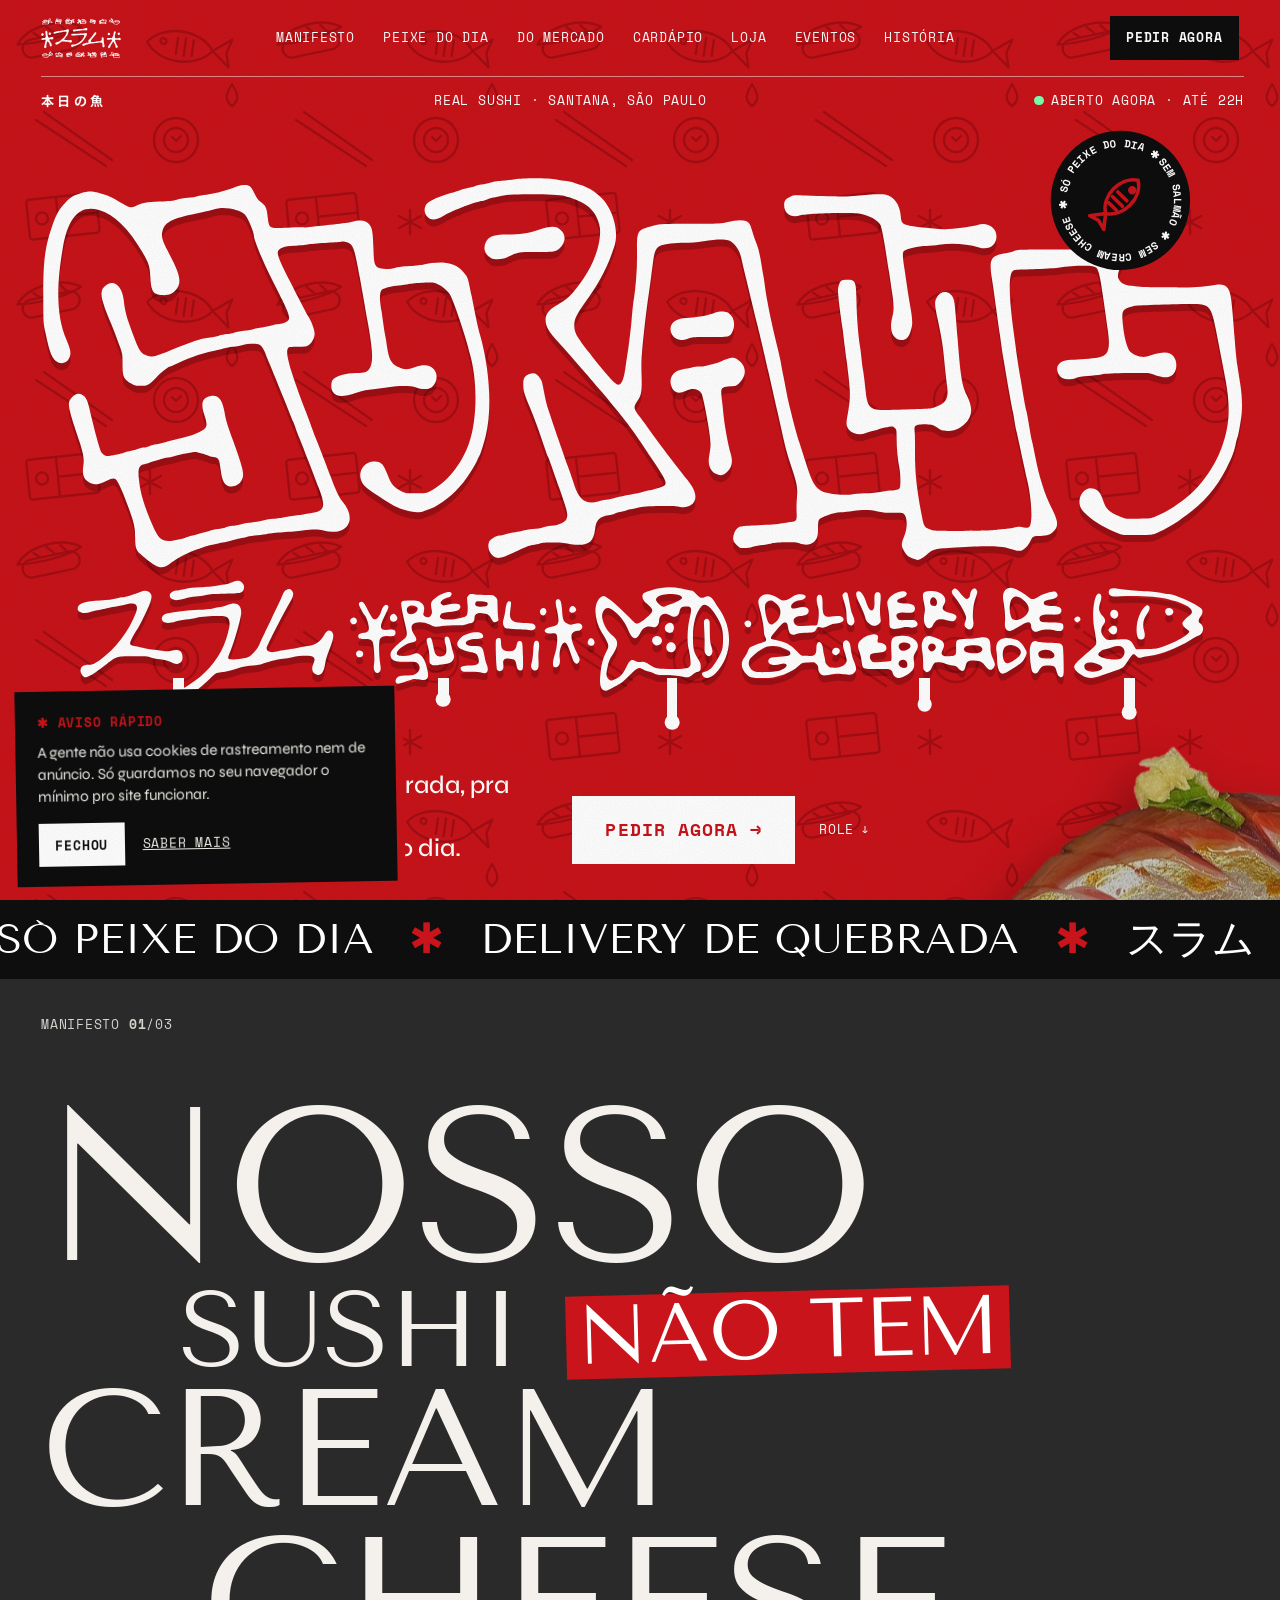
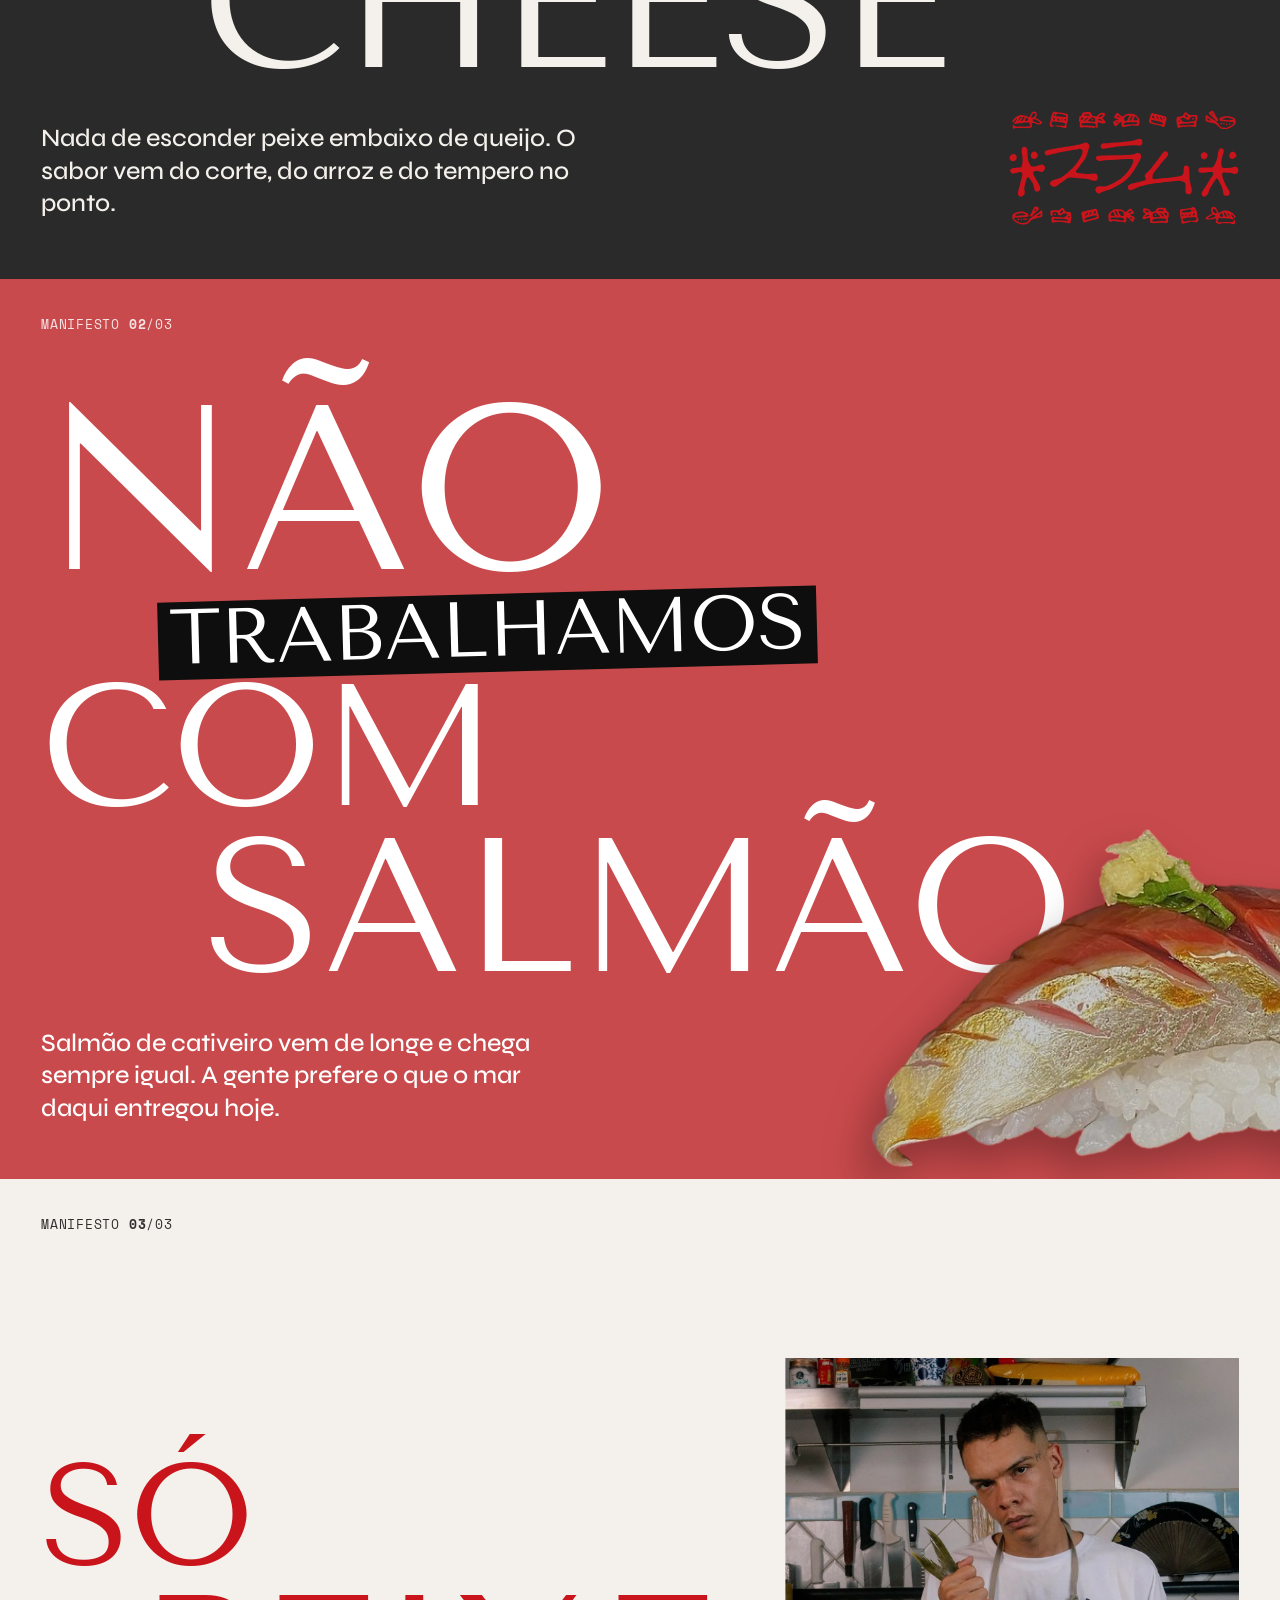
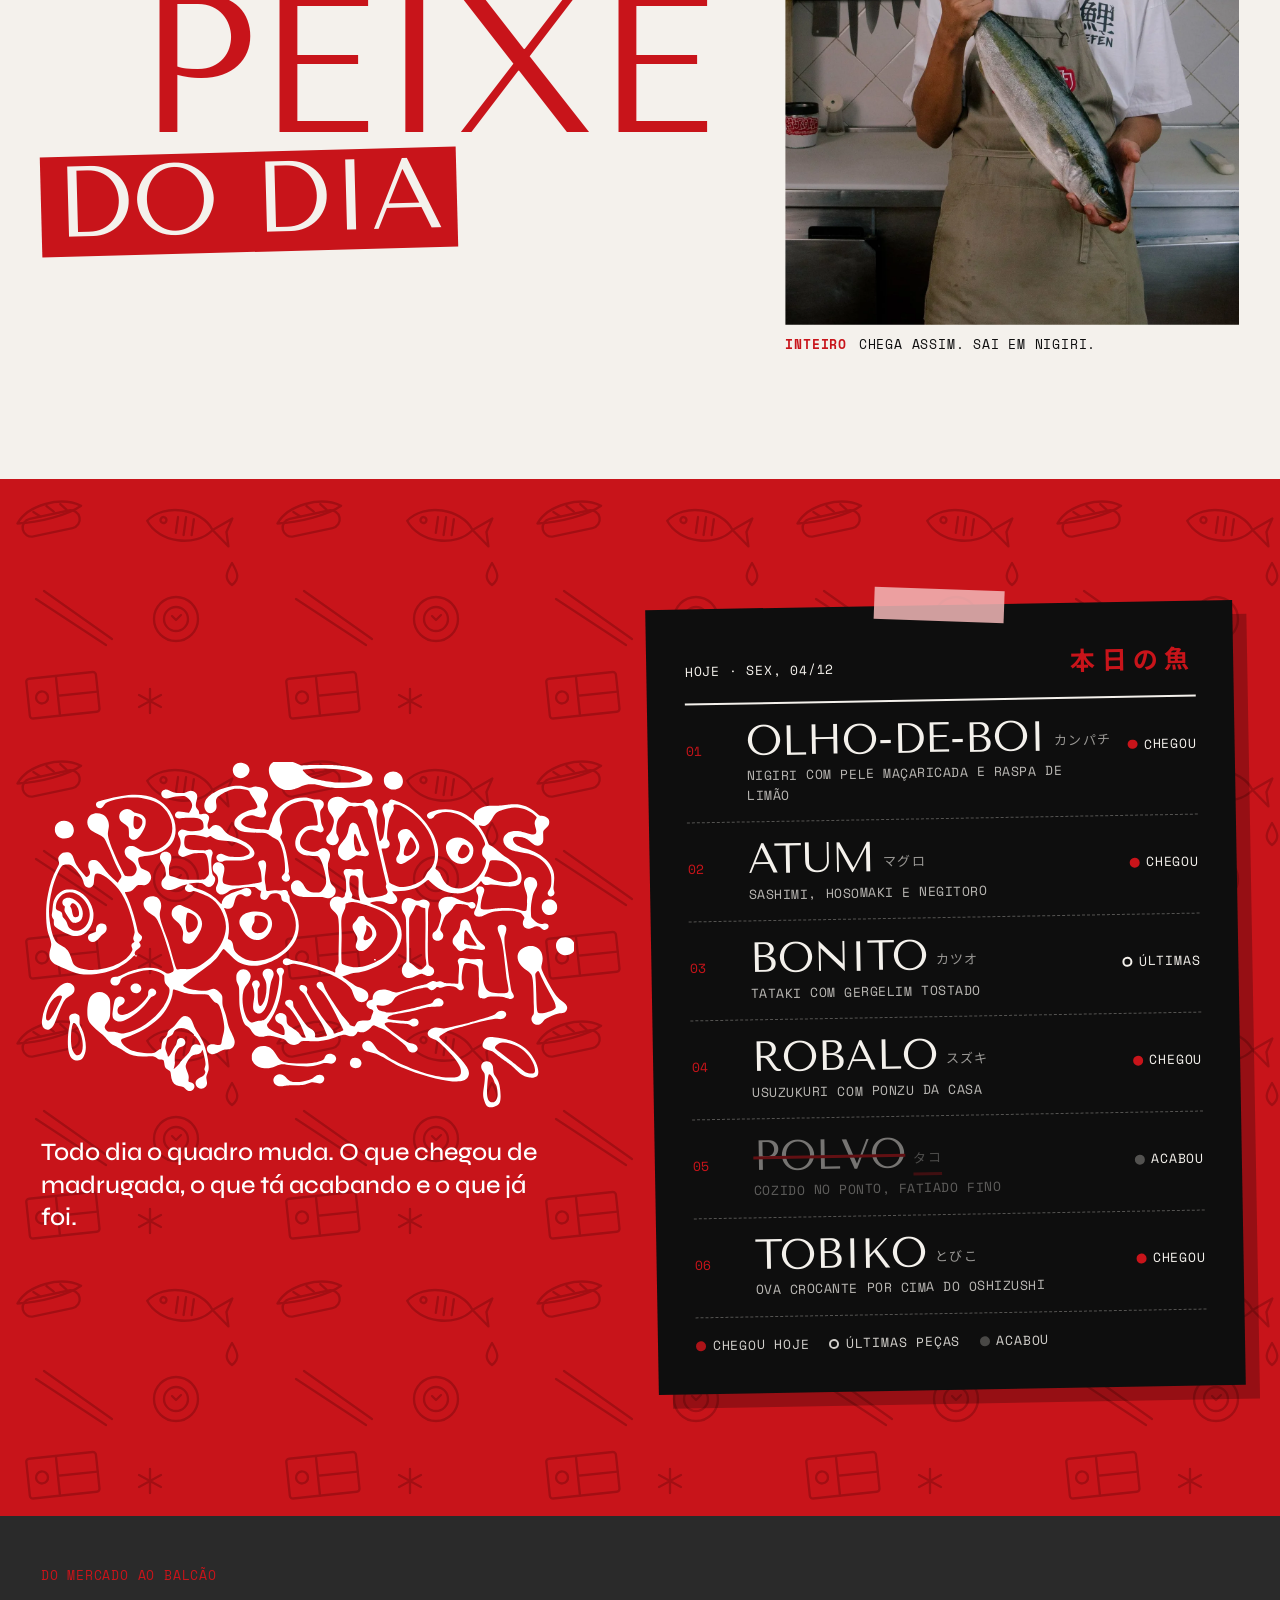
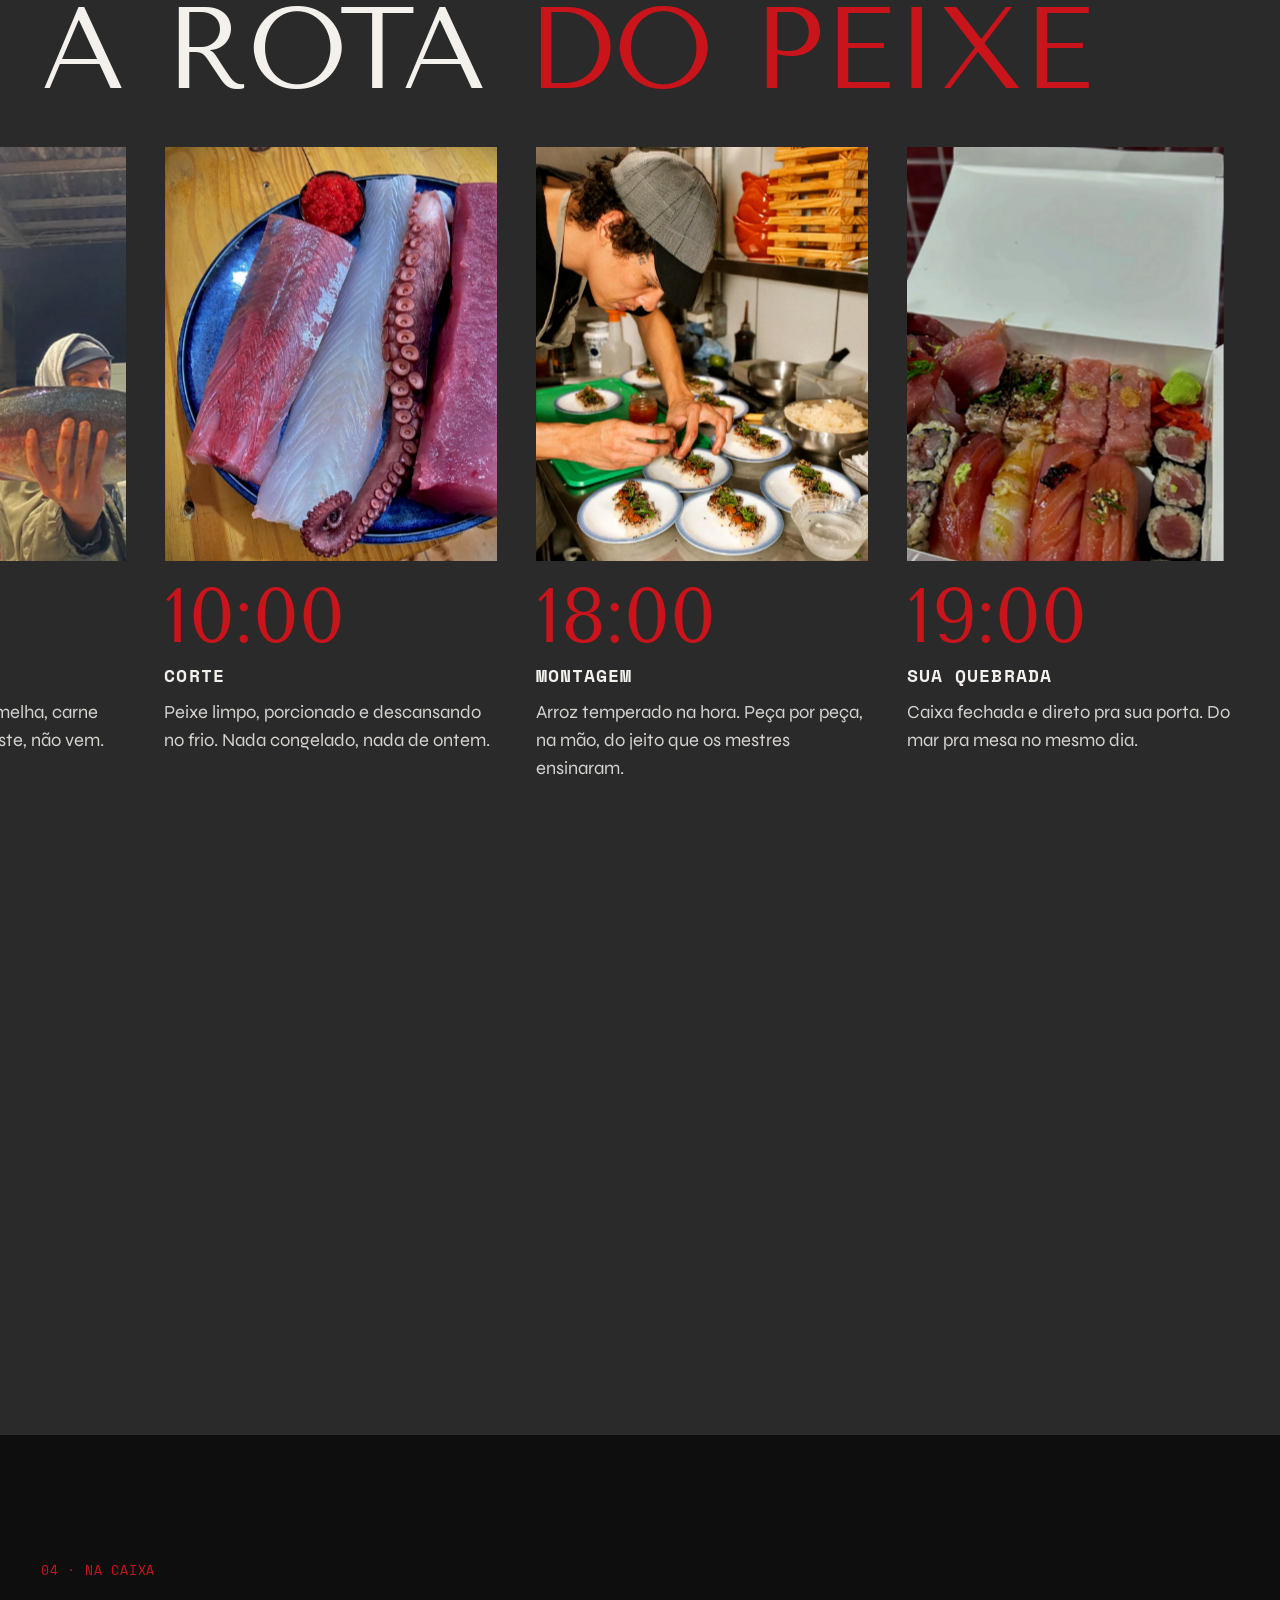
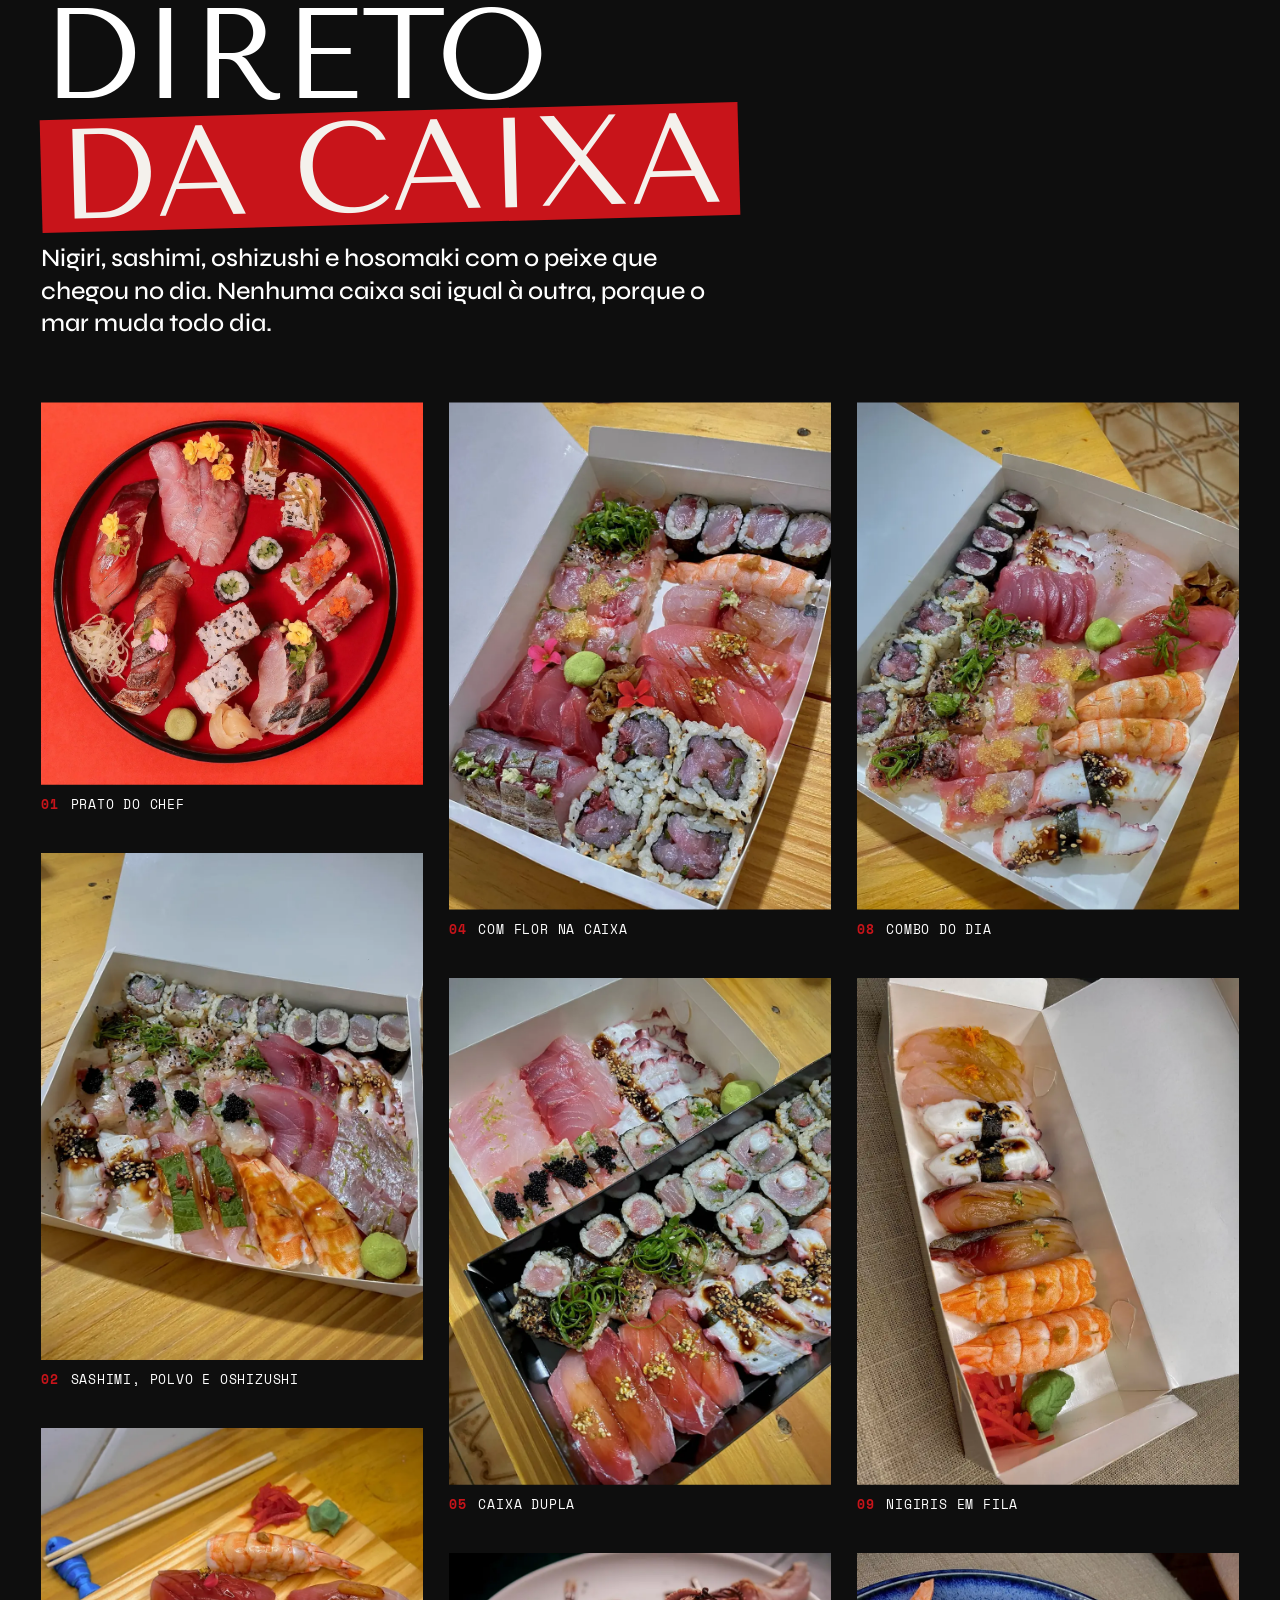
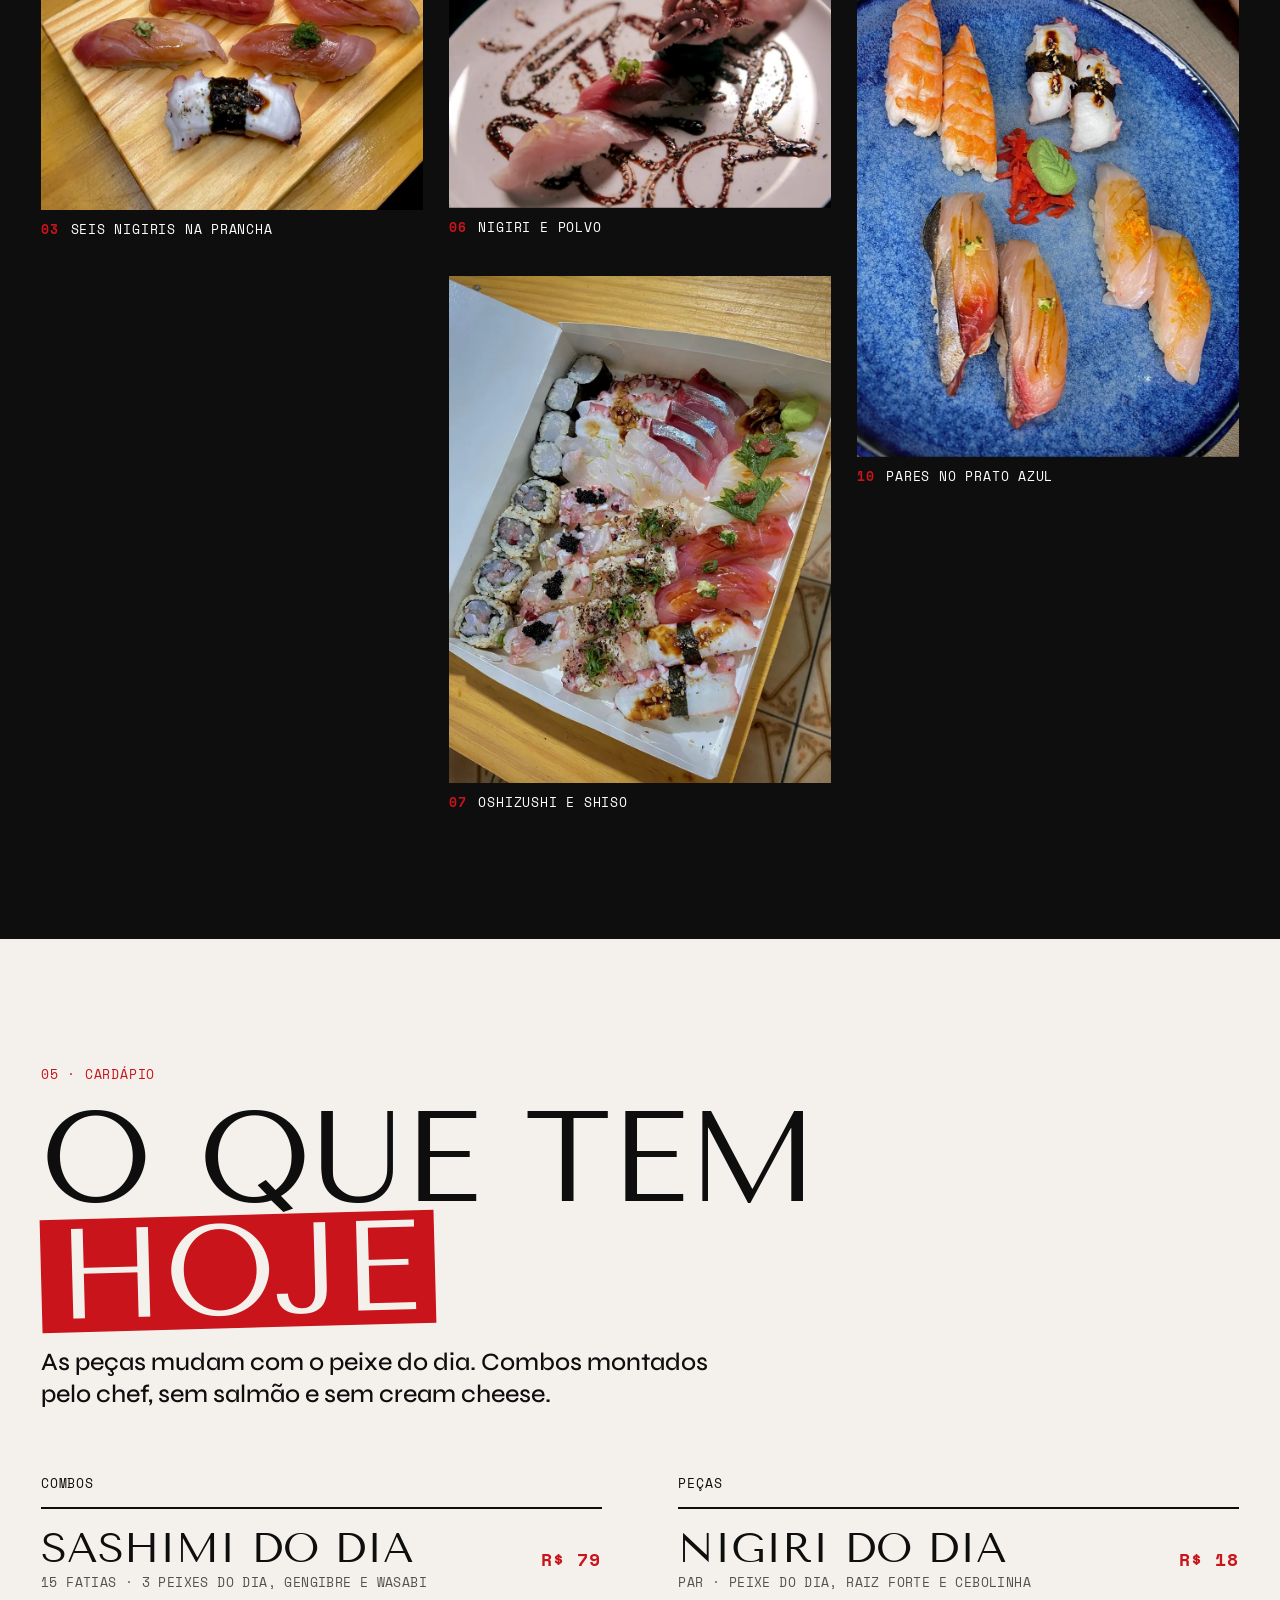
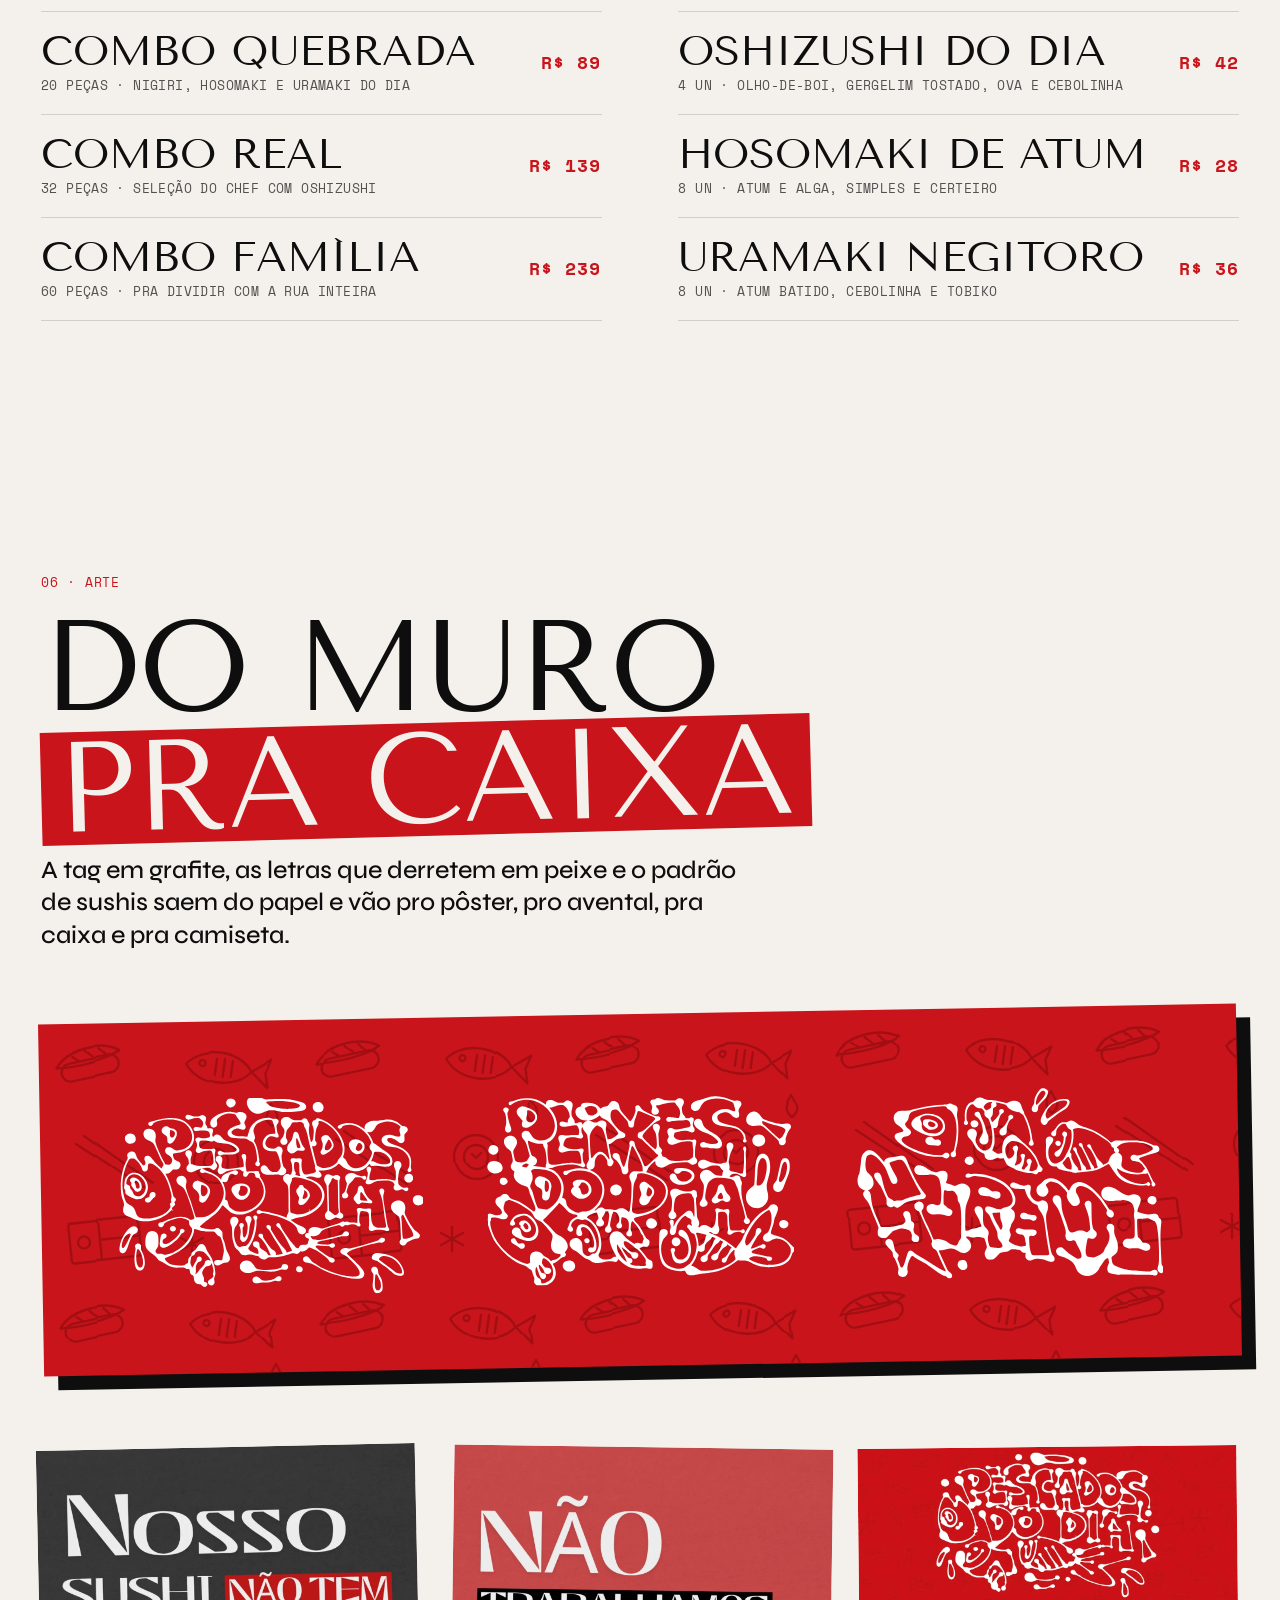
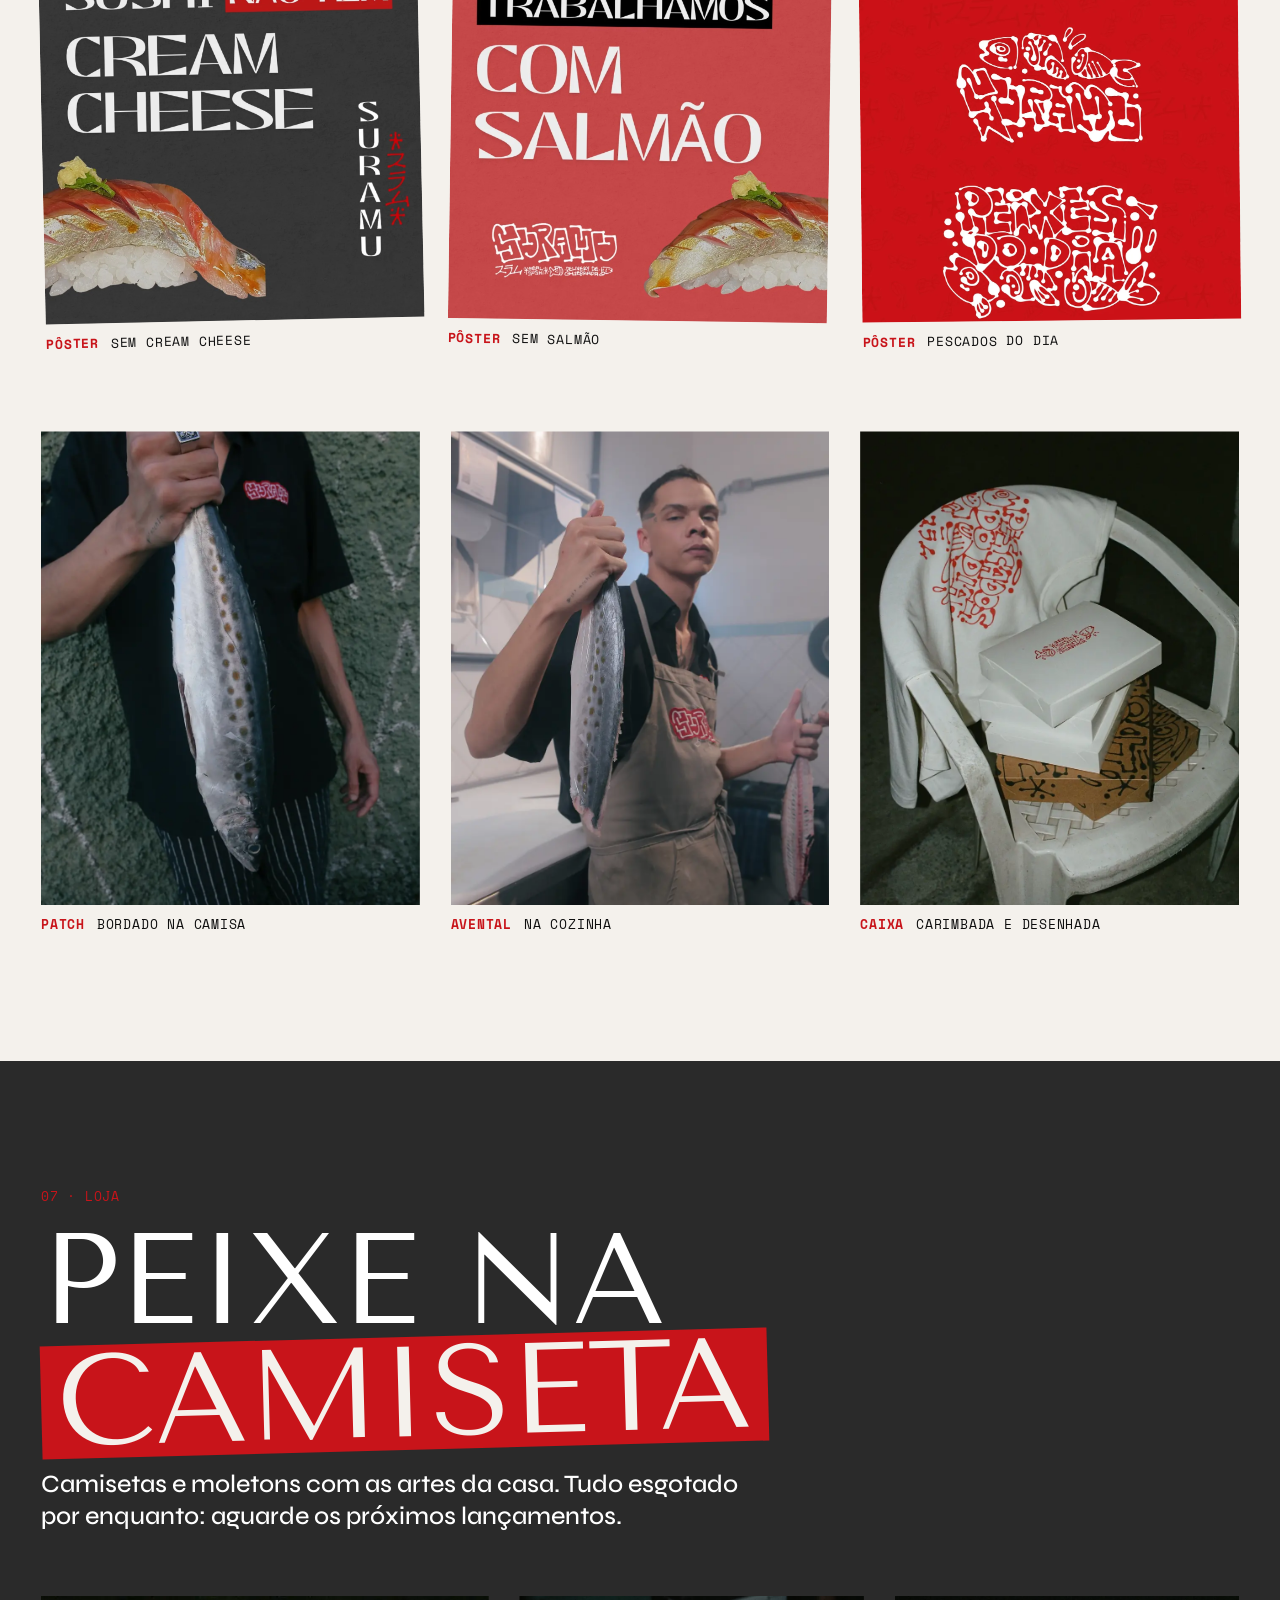
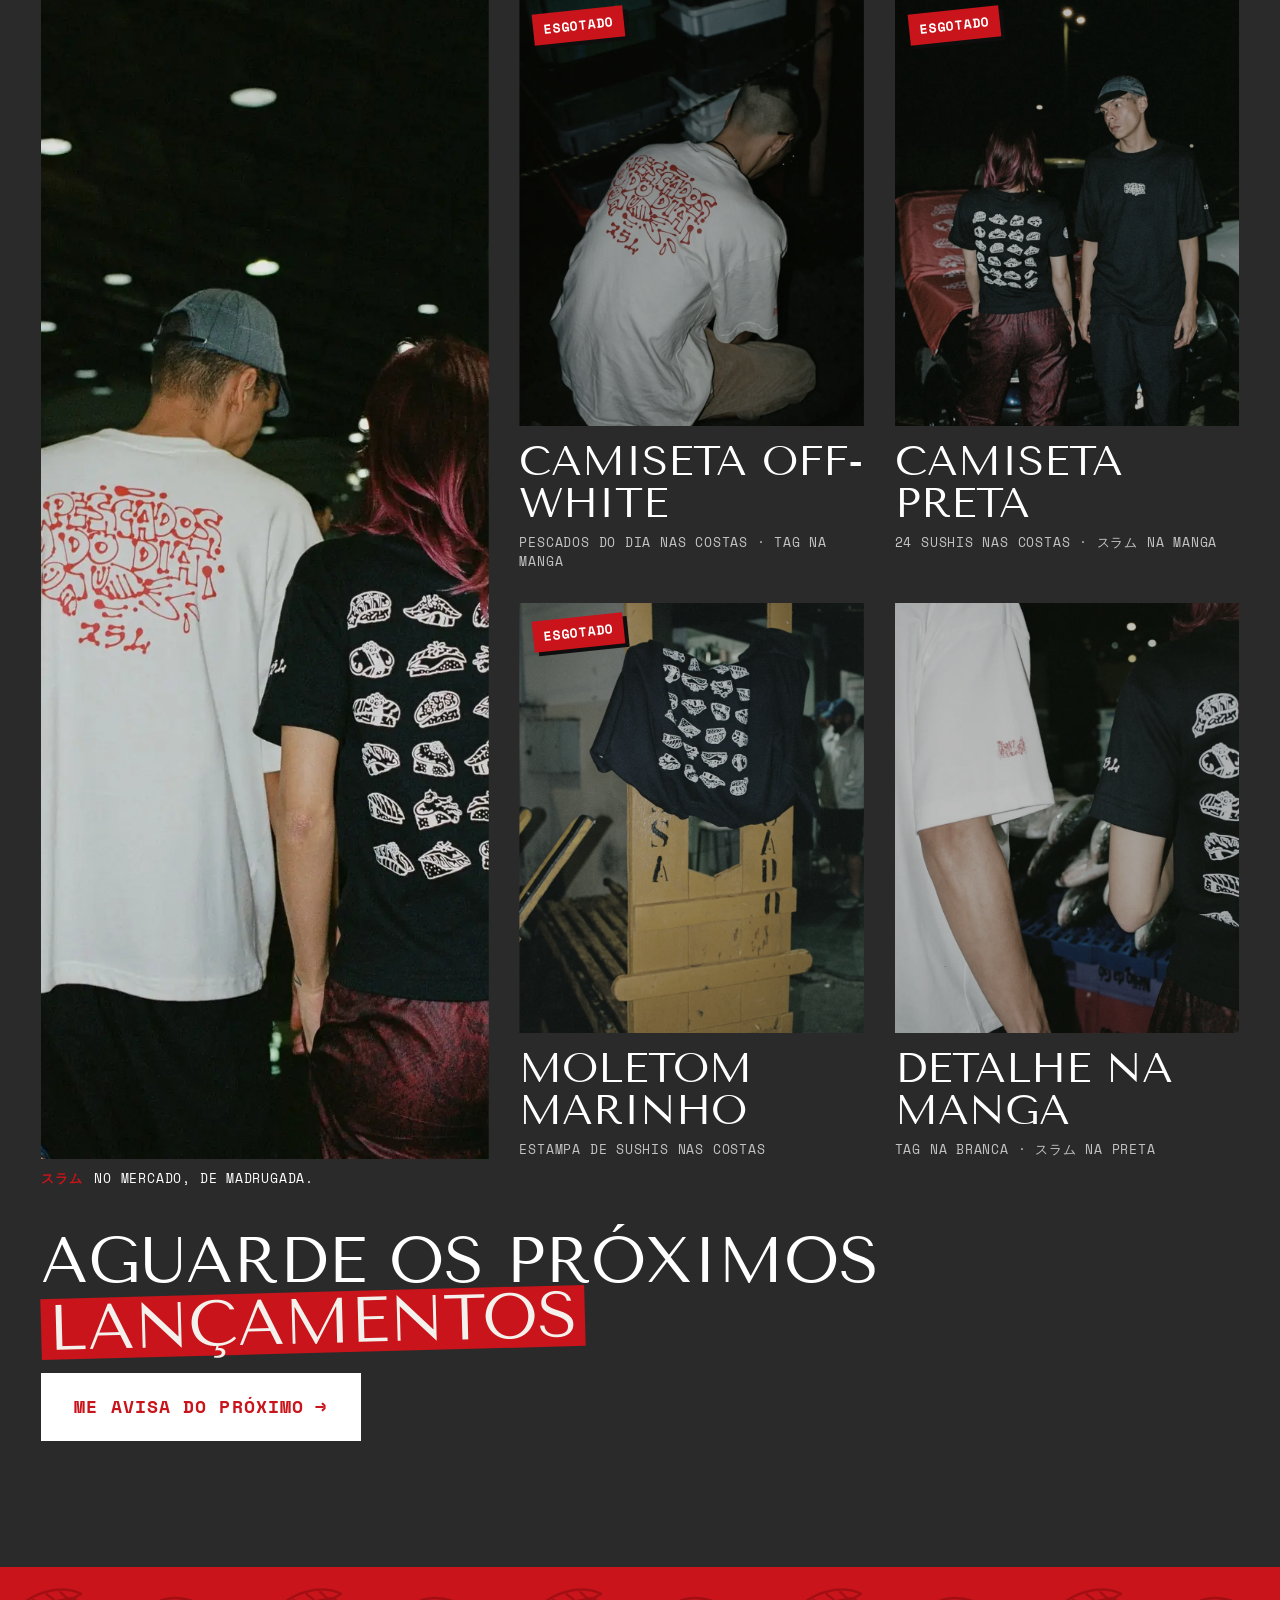
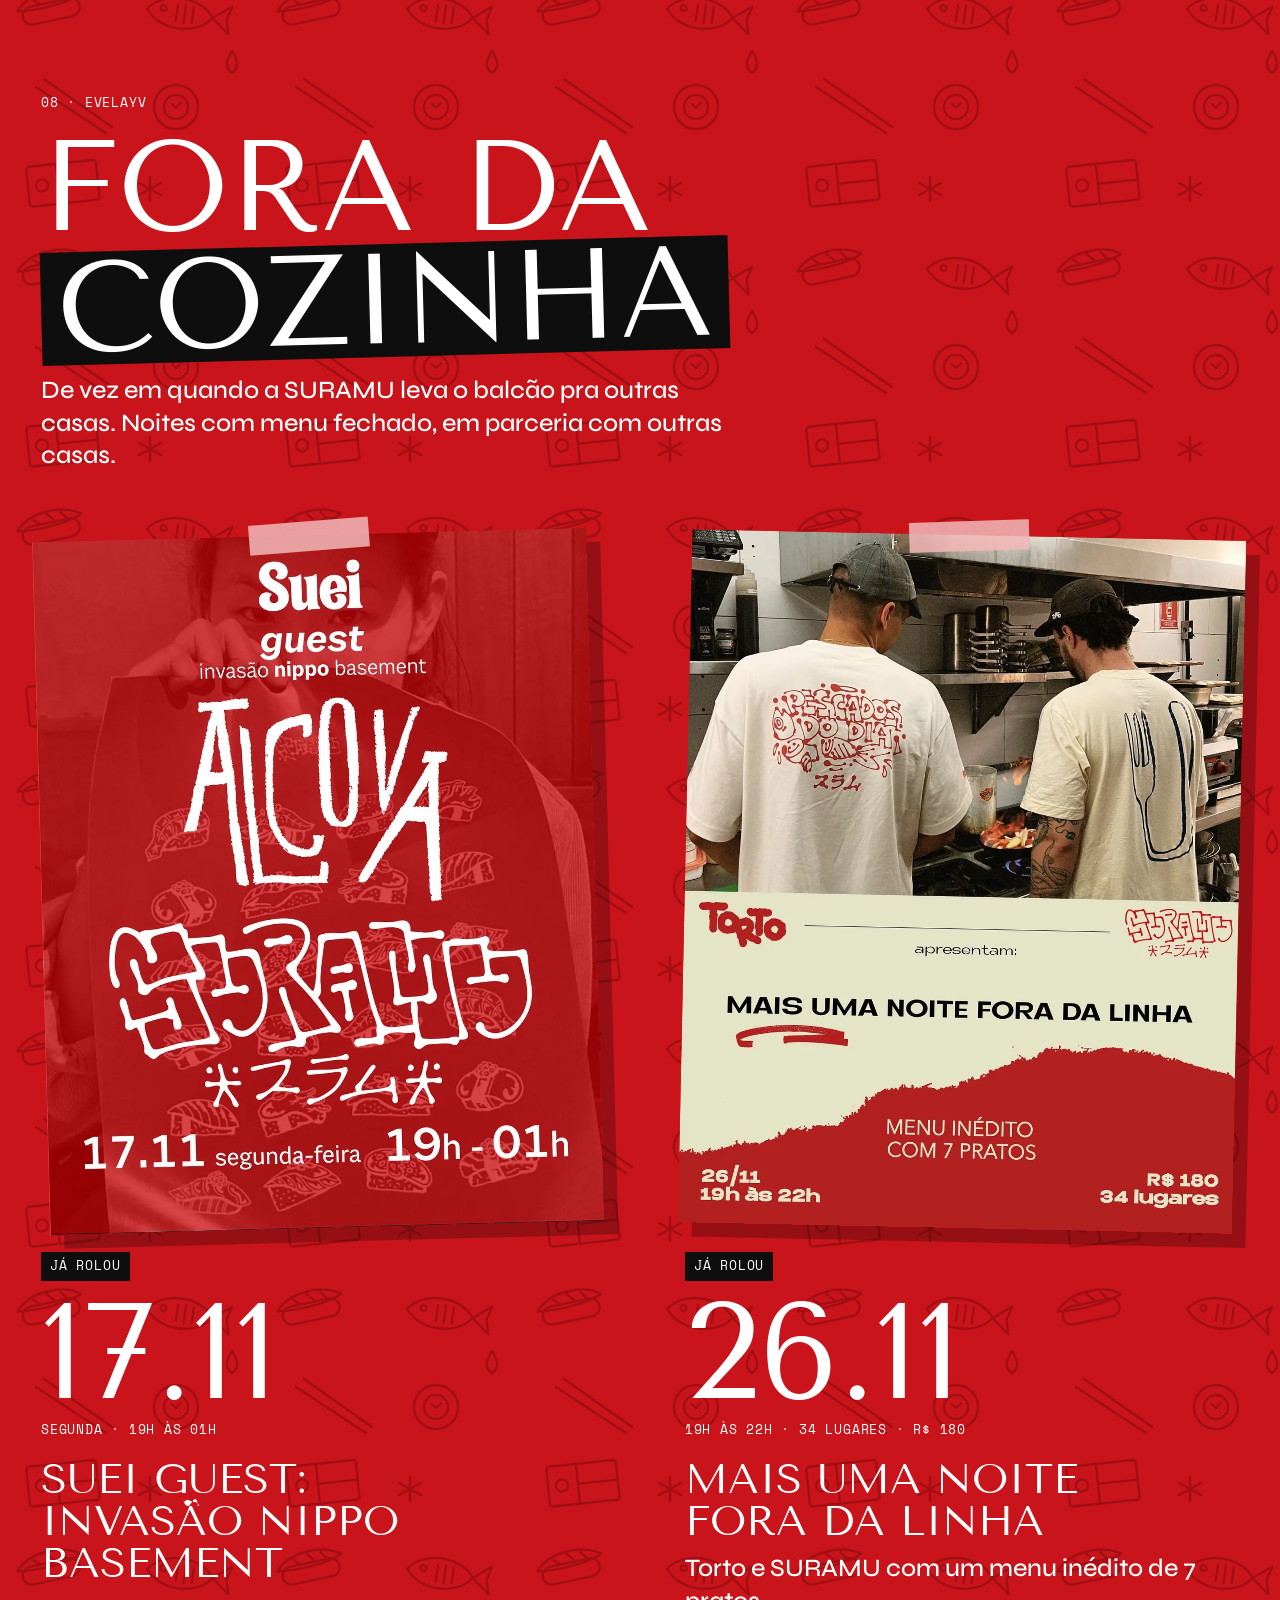
<file: index.html>
<!doctype html>
<html lang="pt-BR">
<head>
  <meta charset="utf-8">
  <meta name="viewport" content="width=device-width, initial-scale=1">
  <title>SURAMU スラム · Real Sushi · Delivery de Quebrada</title>
  <meta name="description" content="Sushi de verdade, feito na quebrada, pra quebrada. Sem salmão, sem cream cheese: só peixe do dia.">
  <meta name="theme-color" content="#C8141A">
  <link rel="canonical" href="https://suramusushi.vercel.app/">

  <!-- Capa de link (WhatsApp, Instagram, Facebook, X, LinkedIn...).
       Se o site for para um domínio próprio, troque https://suramusushi.vercel.app/ pelo domínio novo. -->
  <meta property="og:type" content="restaurant">
  <meta property="og:site_name" content="SURAMU スラム">
  <meta property="og:locale" content="pt_BR">
  <meta property="og:url" content="https://suramusushi.vercel.app/">
  <meta property="og:title" content="SURAMU スラム · Real Sushi · Delivery de Quebrada">
  <meta property="og:description" content="Sem salmão, sem cream cheese: só peixe do dia. Sushi de verdade, feito na quebrada, pra quebrada. Santana, São Paulo.">
  <meta property="og:image" content="https://suramusushi.vercel.app/assets/og/suramu-og-v2.jpg">
  <meta property="og:image:width" content="1200">
  <meta property="og:image:height" content="630">
  <meta property="og:image:alt" content="SURAMU: sushi de verdade, só peixe do dia. O chef segurando um olho-de-boi inteiro com o avental da SURAMU.">
  <meta name="twitter:card" content="summary_large_image">
  <meta name="twitter:title" content="SURAMU スラム · Real Sushi · Delivery de Quebrada">
  <meta name="twitter:description" content="Sem salmão, sem cream cheese: só peixe do dia. Santana, São Paulo.">
  <meta name="twitter:image" content="https://suramusushi.vercel.app/assets/og/suramu-og-v2.jpg">

  <link rel="icon" href="assets/og/favicon-32.png" sizes="32x32" type="image/png">
  <link rel="icon" href="assets/brand/suramu-kata.svg" type="image/svg+xml">
  <link rel="apple-touch-icon" href="assets/og/apple-touch-icon.png">
  <link rel="manifest" href="site.webmanifest">
  <script>
    document.documentElement.classList.add("js");
    try {
      if (!matchMedia("(prefers-reduced-motion: reduce)").matches && !sessionStorage.getItem("suramu-intro"))
        document.documentElement.classList.add("intro");
    } catch (e) {}
  </script>
  <link rel="preconnect" href="https://fonts.googleapis.com">
  <link rel="preconnect" href="https://fonts.gstatic.com" crossorigin>
  <!-- Tenor Sans é placeholder da fonte de título da marca: trocar em --font-display quando tivermos o arquivo licenciado -->
  <link href="https://fonts.googleapis.com/css2?family=Tenor+Sans&family=Syne:wght@400;500;700&family=Space+Mono:wght@400;700&family=Noto+Sans+JP:wght@500;700&display=swap" rel="stylesheet">
  <link rel="preload" href="assets/brand/suramu-tag.svg" as="image" type="image/svg+xml">
  <link rel="stylesheet" href="css/styles.css">
  <script type="application/ld+json">
  {
    "@context": "https://schema.org",
    "@type": "Restaurant",
    "name": "SURAMU スラム",
    "servesCuisine": "Japonesa",
    "telephone": "+55 11 99413-9997",
    "address": {
      "@type": "PostalAddress",
      "streetAddress": "R. Damiana da Cunha, 234",
      "addressLocality": "São Paulo",
      "addressRegion": "SP",
      "postalCode": "02450-010",
      "addressCountry": "BR"
    },
    "openingHoursSpecification": [{
      "@type": "OpeningHoursSpecification",
      "dayOfWeek": ["Tuesday", "Wednesday", "Thursday", "Friday", "Saturday"],
      "opens": "18:00",
      "closes": "22:00"
    }]
  }
  </script>
</head>
<body>

  <div class="loader" aria-hidden="true">
    <span class="kata loader__kata"></span>
    <p class="loader__tag mono">Real sushi · Delivery de quebrada</p>
    <span class="loader__count" id="loader-count">00</span>
  </div>

  <header class="nav" id="nav">
    <a class="nav__mark" href="#top" aria-label="SURAMU, voltar ao início"><span class="kata" aria-hidden="true"></span></a>
    <nav class="nav__links mono" aria-label="Principal">
      <a href="#manifesto">Manifesto</a>
      <a href="#peixe-do-dia">Peixe do dia</a>
      <a href="#rota">Do mercado</a>
      <a href="#cardapio">Cardápio</a>
      <a href="#loja">Loja</a>
      <a href="#eventos">Eventos</a>
      <a href="#historia">História</a>
    </nav>
    <a class="btn btn--black btn--sm" href="#pedir">Pedir agora</a>
  </header>

  <main>
    <!-- ============ HERO ============ -->
    <section class="hero" id="top">
      <div class="pattern" aria-hidden="true"></div>

      <div class="hero__meta mono">
        <span class="jp">本日の魚</span>
        <span class="hero__meta-mid" data-scramble>Real sushi · Santana, São Paulo</span>
        <span class="status" data-status><i class="status__dot"></i><span class="status__text">Ter a sáb · 18h às 22h</span></span>
      </div>

      <h1 class="hero__title">
        <span class="sr-only">SURAMU: Real Sushi, Delivery de Quebrada</span>
        <span class="tag hero__tag" aria-hidden="true"></span>
        <span class="drip" style="--x:11%; --h:3vw;   --d:1.55s" aria-hidden="true"></span>
        <span class="drip" style="--x:33%; --h:1.8vw; --d:1.75s" aria-hidden="true"></span>
        <span class="drip" style="--x:52%; --h:3.6vw; --d:1.65s" aria-hidden="true"></span>
        <span class="drip" style="--x:73%; --h:2.2vw; --d:1.85s" aria-hidden="true"></span>
        <span class="drip" style="--x:90%; --h:2.8vw; --d:1.7s"  aria-hidden="true"></span>
      </h1>

      <div class="sticker" aria-hidden="true">
        <svg viewBox="0 0 200 200">
          <defs><path id="sticker-circle" d="M100,100 m-76,0 a76,76 0 1,1 152,0 a76,76 0 1,1 -152,0"/></defs>
          <circle cx="100" cy="100" r="99" fill="#0E0E0E"/>
          <text class="sticker__text"><textPath href="#sticker-circle" textLength="474">SEM SALMÃO ✱ SEM CREAM CHEESE ✱ SÓ PEIXE DO DIA ✱</textPath></text>
          <g transform="translate(100 102)" fill="none" stroke="#C8141A" stroke-width="5" stroke-linecap="round" stroke-linejoin="round">
            <path d="M-38 0 C-24 -22 14 -22 28 0 C14 22 -24 22 -38 0Z"/>
            <path d="M28 0 L46 -14 L42 0 L46 14Z"/>
            <circle cx="-22" cy="-4" r="3.5" fill="#C8141A"/>
            <path d="M-6 -9 v18 M4 -10 v20 M14 -8 v16"/>
          </g>
        </svg>
      </div>

      <img class="hero__nigiri" data-parallax="0.16" src="assets/img/nigiri-cutout.png" width="700" height="491"
           alt="Nigiri de peixe do dia com a pele prateada maçaricada">

      <div class="hero__foot">
        <p class="hero__lede">Sushi de verdade, feito na quebrada, pra quebrada. Peixe comprado de madrugada, cortado no mesmo dia.</p>
        <div class="hero__actions">
          <a class="btn btn--white btn--big" href="#pedir">Pedir agora <span aria-hidden="true">→</span></a>
          <a class="hero__scroll mono" href="#manifesto">Role <span aria-hidden="true">↓</span></a>
        </div>
      </div>
    </section>

    <div class="ticker" aria-hidden="true">
      <div class="ticker__track">
        <span>Sem salmão <i>✱</i> Sem cream cheese <i>✱</i> Só peixe do dia <i>✱</i> Delivery de quebrada <i>✱</i> スラム <i>✱</i>&nbsp;</span>
        <span>Sem salmão <i>✱</i> Sem cream cheese <i>✱</i> Só peixe do dia <i>✱</i> Delivery de quebrada <i>✱</i> スラム <i>✱</i>&nbsp;</span>
      </div>
    </div>

    <!-- ============ MANIFESTO ============ -->
    <section class="mf mf--charcoal" id="manifesto" aria-labelledby="mf1">
      <p class="mf__index mono">Manifesto <b>01</b>/03</p>
      <h2 class="mf__type" id="mf1" data-fit>
        <span class="row" data-w="0.74"><span class="row__in">Nosso</span></span>
        <span class="row" data-w="0.88" data-x="0.12"><span class="row__in">Sushi <mark class="bar bar--red">não tem</mark></span></span>
        <span class="row" data-w="0.56"><span class="row__in">Cream</span></span>
        <span class="row" data-w="0.66" data-x="0.14"><span class="row__in">Cheese</span></span>
      </h2>
      <p class="mf__note reveal">Nada de esconder peixe embaixo de queijo. O sabor vem do corte, do arroz e do tempero no ponto.</p>
      <span class="kata kata--corner" aria-hidden="true"></span>
    </section>

    <section class="mf mf--coral" aria-labelledby="mf2">
      <p class="mf__index mono">Manifesto <b>02</b>/03</p>
      <h2 class="mf__type" id="mf2" data-fit>
        <span class="row" data-w="0.5"><span class="row__in">Não</span></span>
        <span class="row" data-w="0.78" data-x="0.1"><span class="row__in"><mark class="bar bar--black">trabalhamos</mark></span></span>
        <span class="row" data-w="0.4"><span class="row__in">com</span></span>
        <span class="row" data-w="0.76" data-x="0.14"><span class="row__in">salmão</span></span>
      </h2>
      <p class="mf__note reveal">Salmão de cativeiro vem de longe e chega sempre igual. A gente prefere o que o mar daqui entregou hoje.</p>
      <img class="mf__nigiri" data-parallax="-0.12" src="assets/img/nigiri-cutout.png" width="700" height="491" alt="" loading="lazy">
    </section>

    <section class="mf mf--paper" aria-labelledby="mf3">
      <p class="mf__index mono">Manifesto <b>03</b>/03</p>
      <div class="mf__grid">
        <div class="mf__col">
          <h2 class="mf__type mf__type--red" id="mf3" data-fit>
            <span class="row" data-w="0.32"><span class="row__in">Só</span></span>
            <span class="row" data-w="0.86" data-x="0.14"><span class="row__in">peixe</span></span>
            <span class="row" data-w="0.86"><span class="row__in"><mark class="bar bar--red">do dia</mark></span></span>
          </h2>
          <p class="mf__note mf__note--dark reveal">O cardápio é o que o mar entregou. Se o peixe não estiver bom, não entra na caixa.</p>
        </div>
        <figure class="photo mf__photo reveal">
          <img src="assets/img/chef-peixe-camiseta.webp" width="1280" height="1600" loading="lazy"
               alt="O chef na cozinha da SURAMU segurando um olho-de-boi inteiro">
          <figcaption class="mono"><span>Inteiro</span> Chega assim. Sai em nigiri.</figcaption>
        </figure>
      </div>
    </section>

    <!-- ============ PEIXES DO DIA ============ -->
    <section class="today" id="peixe-do-dia" aria-labelledby="today-title">
      <div class="pattern" aria-hidden="true"></div>
      <div class="today__grid">
        <div class="today__intro">
          <h2 class="sr-only" id="today-title">Peixes do dia</h2>
          <span class="art art--pescados reveal" aria-hidden="true"></span>
          <p class="today__text reveal">Todo dia o quadro muda. O que chegou de madrugada, o que tá acabando e o que já foi.</p>
        </div>

        <div class="board reveal">
          <span class="board__tape" aria-hidden="true"></span>
          <header class="board__head">
            <p class="mono" id="board-date">Hoje</p>
            <p class="board__jp jp">本日の魚</p>
          </header>
          <ol class="board__list" id="board-list"></ol>
          <noscript><p class="mono">Ative o JavaScript para ver o quadro do dia, ou chame no WhatsApp.</p></noscript>
          <footer class="board__foot mono">
            <span><i class="dot dot--in"></i>Chegou hoje</span>
            <span><i class="dot dot--last"></i>Últimas peças</span>
            <span><i class="dot dot--out"></i>Acabou</span>
          </footer>
        </div>
      </div>
    </section>

    <!-- ============ DO MERCADO AO BALCÃO ============ -->
    <section class="route" id="rota" aria-labelledby="route-title">
      <div class="route__sticky">
        <header class="route__head">
          <p class="mono route__kicker" data-scramble>Do mercado ao balcão</p>
          <h2 class="route__title" id="route-title">A rota <em>do peixe</em></h2>
          <div class="route__progress" aria-hidden="true"><span id="route-bar"></span></div>
        </header>
        <div class="route__track" id="route-track">
          <article class="stop">
            <figure class="photo"><img src="assets/img/mercado-noite.webp" width="1200" height="1600" loading="lazy" alt="O chef saindo do mercado de peixe de madrugada com um bonito na mão"></figure>
            <p class="stop__time" data-scramble>04:00</p>
            <h3 class="stop__name">Mercado</h3>
            <p class="stop__text">Antes do sol, no mercado de peixe. Conversa com o peixeiro, olho no olho.</p>
          </article>
          <article class="stop">
            <figure class="photo"><img src="assets/img/mercado-peixe.webp" width="1200" height="1600" loading="lazy" alt="O chef mostrando um olho-de-boi inteiro no mercado"></figure>
            <p class="stop__time" data-scramble>04:40</p>
            <h3 class="stop__name">Escolha</h3>
            <p class="stop__text">Olho brilhante, guelra vermelha, carne firme. Se não passar no teste, não vem.</p>
          </article>
          <article class="stop">
            <figure class="photo"><img src="assets/img/peixes-crus-prato.webp" width="1200" height="1600" loading="lazy" alt="Lombos de atum, olho-de-boi e robalo com um tentáculo de polvo num prato azul"></figure>
            <p class="stop__time" data-scramble>10:00</p>
            <h3 class="stop__name">Corte</h3>
            <p class="stop__text">Peixe limpo, porcionado e descansando no frio. Nada congelado, nada de ontem.</p>
          </article>
          <article class="stop">
            <figure class="photo"><img src="assets/img/chef-montando.webp" width="1200" height="1600" loading="lazy" alt="O chef finalizando pratos de oshizushi com ova e cebolinha"></figure>
            <p class="stop__time" data-scramble>18:00</p>
            <h3 class="stop__name">Montagem</h3>
            <p class="stop__text">Arroz temperado na hora. Peça por peça, na mão, do jeito que os mestres ensinaram.</p>
          </article>
          <article class="stop">
            <figure class="photo"><img src="assets/img/box-aberto.webp" width="1200" height="1600" loading="lazy" alt="Caixa aberta com nigiris, sashimi, hosomaki e uramaki"></figure>
            <p class="stop__time" data-scramble>19:00</p>
            <h3 class="stop__name">Sua quebrada</h3>
            <p class="stop__text">Caixa fechada e direto pra sua porta. Do mar pra mesa no mesmo dia.</p>
          </article>
        </div>
      </div>
    </section>

    <!-- ============ NA CAIXA (fotos dos pratos) ============ -->
    <section class="gallery" id="na-caixa" aria-labelledby="gallery-title">
      <header class="sec-head">
        <p class="mono sec-head__index" data-scramble>04 · Na caixa</p>
        <h2 class="sec-title" id="gallery-title">Direto <span class="sec-title__hl">da caixa</span></h2>
        <p class="sec-head__text">Nigiri, sashimi, oshizushi e hosomaki com o peixe que chegou no dia. Nenhuma caixa sai igual à outra, porque o mar muda todo dia.</p>
      </header>

      <div class="gallery__grid">
        <figure class="photo gallery__item gallery__item--lead"><img src="assets/img/caixa-prato-vermelho.webp" width="1200" height="1200" loading="lazy" alt="Prato vermelho visto de cima com nigiris, oshizushi e hosomaki, decorado com flores amarelas"><figcaption class="mono"><span>01</span> Prato do chef</figcaption></figure>
        <figure class="photo gallery__item"><img src="assets/img/caixa-sashimi-polvo.webp" width="900" height="1194" loading="lazy" alt="Caixa branca com sashimi, polvo, oshizushi com ova preta, camarão e hosomaki"><figcaption class="mono"><span>02</span> Sashimi, polvo e oshizushi</figcaption></figure>
        <figure class="photo gallery__item"><img src="assets/img/caixa-prancha.webp" width="900" height="900" loading="lazy" alt="Seis nigiris numa prancha de madeira: camarão, quatro peixes do dia e polvo"><figcaption class="mono"><span>03</span> Seis nigiris na prancha</figcaption></figure>
        <figure class="photo gallery__item"><img src="assets/img/caixa-flores.webp" width="900" height="1194" loading="lazy" alt="Caixa com oshizushi, sashimi de atum, nigiris e uramaki, com flores comestíveis"><figcaption class="mono"><span>04</span> Com flor na caixa</figcaption></figure>
        <figure class="photo gallery__item"><img src="assets/img/caixa-dupla.webp" width="900" height="1194" loading="lazy" alt="Duas caixas, uma branca e uma preta, com sashimi, polvo, hosomaki e nigiris"><figcaption class="mono"><span>05</span> Caixa dupla</figcaption></figure>
        <figure class="photo gallery__item"><img src="assets/img/caixa-prato-polvo.webp" width="900" height="600" loading="lazy" alt="Nigiris de peixe do dia e um gunkan com tentáculos de polvo num prato com molho e gergelim"><figcaption class="mono"><span>06</span> Nigiri e polvo</figcaption></figure>
        <figure class="photo gallery__item"><img src="assets/img/caixa-oshizushi.webp" width="900" height="1194" loading="lazy" alt="Caixa com oshizushi de ova preta, sashimi, nigiris de atum com shiso e polvo"><figcaption class="mono"><span>07</span> Oshizushi e shiso</figcaption></figure>
        <figure class="photo gallery__item"><img src="assets/img/caixa-combo.webp" width="900" height="1194" loading="lazy" alt="Caixa com hosomaki, uramaki, sashimi de atum, oshizushi com tobiko, camarão e polvo"><figcaption class="mono"><span>08</span> Combo do dia</figcaption></figure>
        <figure class="photo gallery__item"><img src="assets/img/caixa-nigiris.webp" width="900" height="1194" loading="lazy" alt="Caixa comprida com oito nigiris em fila: peixe maçaricado, polvo, peixe do dia e camarão"><figcaption class="mono"><span>09</span> Nigiris em fila</figcaption></figure>
        <figure class="photo gallery__item"><img src="assets/img/caixa-prato-azul.webp" width="900" height="1186" loading="lazy" alt="Prato azul com pares de nigiri de camarão, polvo e peixes do dia"><figcaption class="mono"><span>10</span> Pares no prato azul</figcaption></figure>
      </div>
    </section>

    <!-- ============ CARDÁPIO ============ -->
    <!-- Itens e preços são exemplos: substituir pelo cardápio real -->
    <section class="menu" id="cardapio" aria-labelledby="menu-title">
      <header class="sec-head">
        <p class="mono sec-head__index" data-scramble>05 · Cardápio</p>
        <h2 class="sec-title" id="menu-title">O que tem <span class="sec-title__hl">hoje</span></h2>
        <p class="sec-head__text">As peças mudam com o peixe do dia. Combos montados pelo chef, sem salmão e sem cream cheese.</p>
      </header>

      <div class="menu__cols">
        <div class="menu__group reveal">
          <h3 class="menu__group-title mono">Combos</h3>
          <ul class="menu__list">
            <li class="dish" data-img="assets/img/box-sashimi.webp">
              <img class="dish__thumb" src="assets/img/box-sashimi.webp" alt="" loading="lazy" width="120" height="160">
              <div class="dish__body"><span class="dish__name">Sashimi do dia</span><span class="dish__desc">15 fatias · 3 peixes do dia, gengibre e wasabi</span></div>
              <span class="dish__price mono">R$ 79</span>
            </li>
            <li class="dish" data-img="assets/img/box-angulo.webp">
              <img class="dish__thumb" src="assets/img/box-angulo.webp" alt="" loading="lazy" width="120" height="160">
              <div class="dish__body"><span class="dish__name">Combo Quebrada</span><span class="dish__desc">20 peças · nigiri, hosomaki e uramaki do dia</span></div>
              <span class="dish__price mono">R$ 89</span>
            </li>
            <li class="dish" data-img="assets/img/box-close.webp">
              <img class="dish__thumb" src="assets/img/box-close.webp" alt="" loading="lazy" width="120" height="160">
              <div class="dish__body"><span class="dish__name">Combo Real</span><span class="dish__desc">32 peças · seleção do chef com oshizushi</span></div>
              <span class="dish__price mono">R$ 139</span>
            </li>
            <li class="dish" data-img="assets/img/box-duplo.webp">
              <img class="dish__thumb" src="assets/img/box-duplo.webp" alt="" loading="lazy" width="120" height="160">
              <div class="dish__body"><span class="dish__name">Combo Família</span><span class="dish__desc">60 peças · pra dividir com a rua inteira</span></div>
              <span class="dish__price mono">R$ 239</span>
            </li>
          </ul>
        </div>

        <div class="menu__group reveal">
          <h3 class="menu__group-title mono">Peças</h3>
          <ul class="menu__list">
            <li class="dish" data-img="assets/img/nigiri-mao.webp">
              <img class="dish__thumb" src="assets/img/nigiri-mao.webp" alt="" loading="lazy" width="120" height="160">
              <div class="dish__body"><span class="dish__name">Nigiri do dia</span><span class="dish__desc">par · peixe do dia, raiz forte e cebolinha</span></div>
              <span class="dish__price mono">R$ 18</span>
            </li>
            <li class="dish" data-img="assets/img/oshizushi-close.webp">
              <img class="dish__thumb" src="assets/img/oshizushi-close.webp" alt="" loading="lazy" width="120" height="160">
              <div class="dish__body"><span class="dish__name">Oshizushi do dia</span><span class="dish__desc">4 un · olho-de-boi, gergelim tostado, ova e cebolinha</span></div>
              <span class="dish__price mono">R$ 42</span>
            </li>
            <li class="dish" data-img="assets/img/box-aberto.webp">
              <img class="dish__thumb" src="assets/img/box-aberto.webp" alt="" loading="lazy" width="120" height="160">
              <div class="dish__body"><span class="dish__name">Hosomaki de atum</span><span class="dish__desc">8 un · atum e alga, simples e certeiro</span></div>
              <span class="dish__price mono">R$ 28</span>
            </li>
            <li class="dish" data-img="assets/img/box-angulo.webp">
              <img class="dish__thumb" src="assets/img/box-angulo.webp" alt="" loading="lazy" width="120" height="160">
              <div class="dish__body"><span class="dish__name">Uramaki negitoro</span><span class="dish__desc">8 un · atum batido, cebolinha e tobiko</span></div>
              <span class="dish__price mono">R$ 36</span>
            </li>
          </ul>
        </div>
      </div>
      <img class="menu__preview" id="menu-preview" alt="" aria-hidden="true">
    </section>

    <!-- ============ ARTE ============ -->
    <section class="artwork" id="arte" aria-labelledby="art-title">
      <header class="sec-head">
        <p class="mono sec-head__index" data-scramble>06 · Arte</p>
        <h2 class="sec-title" id="art-title">Do muro <span class="sec-title__hl">pra caixa</span></h2>
        <p class="sec-head__text">A tag em grafite, as letras que derretem em peixe e o padrão de sushis saem do papel e vão pro pôster, pro avental, pra caixa e pra camiseta.</p>
      </header>

      <div class="artwork__sheet reveal" aria-hidden="true">
        <div class="pattern"></div>
        <span class="art art--pescados artwork__mark"></span>
        <span class="art art--peixes artwork__mark"></span>
        <span class="art art--hiramasa artwork__mark"></span>
      </div>

      <div class="artwork__posters">
        <figure class="photo artwork__poster"><img src="assets/img/poster-cream-cheese.webp" width="1280" height="1600" loading="lazy" alt="Pôster: Nosso sushi não tem cream cheese"><figcaption class="mono"><span>Pôster</span> Sem cream cheese</figcaption></figure>
        <figure class="photo artwork__poster"><img src="assets/img/poster-salmao.webp" width="1280" height="1600" loading="lazy" alt="Pôster: Não trabalhamos com salmão"><figcaption class="mono"><span>Pôster</span> Sem salmão</figcaption></figure>
        <figure class="photo artwork__poster"><img src="assets/img/poster-pescados-do-dia.webp" width="1206" height="1600" loading="lazy" alt="Pôster vermelho com as letras Pescados do dia e Peixes do dia derretendo em peixes"><figcaption class="mono"><span>Pôster</span> Pescados do dia</figcaption></figure>
      </div>

      <div class="artwork__uses">
        <figure class="photo"><img src="assets/img/arte-patch.webp" width="900" height="1124" loading="lazy" alt="Mão segurando um peixe inteiro na frente da camisa preta com o patch vermelho da SURAMU"><figcaption class="mono"><span>Patch</span> Bordado na camisa</figcaption></figure>
        <figure class="photo"><img src="assets/img/arte-avental.webp" width="900" height="1125" loading="lazy" alt="O chef na cozinha segurando um filé de peixe, com o patch da SURAMU no avental"><figcaption class="mono"><span>Avental</span> Na cozinha</figcaption></figure>
        <figure class="photo"><img src="assets/img/arte-caixas.webp" width="900" height="1199" loading="lazy" alt="Caixas brancas carimbadas com Real Sushi, Delivery de Quebrada e uma caixa kraft desenhada à mão, numa cadeira de plástico"><figcaption class="mono"><span>Caixa</span> Carimbada e desenhada</figcaption></figure>
      </div>
    </section>

    <!-- ============ LOJA ============ -->
    <section class="shop" id="loja" aria-labelledby="shop-title">
      <header class="sec-head">
        <p class="mono sec-head__index" data-scramble>07 · Loja</p>
        <h2 class="sec-title" id="shop-title">Peixe na <span class="sec-title__hl">camiseta</span></h2>
        <p class="sec-head__text">Camisetas e moletons com as artes da casa. Tudo esgotado por enquanto: aguarde os próximos lançamentos.</p>
      </header>

      <div class="shop__grid">
        <figure class="photo shop__lead"><img src="assets/img/loja-mercado.webp" width="1200" height="1599" loading="lazy" alt="Duas pessoas de costas no mercado de peixe: uma com a camiseta branca Pescados do Dia, outra com a camiseta preta de sushis"><figcaption class="mono"><span>スラム</span> No mercado, de madrugada.</figcaption></figure>

        <article class="item reveal">
          <figure class="photo"><img src="assets/img/loja-camiseta-pescados.webp" width="900" height="1199" loading="lazy" alt="Pessoa agachada de costas vestindo a camiseta off-white com a arte Pescados do Dia em vermelho"><span class="soldout mono" aria-hidden="true">Esgotado</span></figure>
          <h3 class="item__name">Camiseta off-white<span class="sr-only">, esgotada</span></h3>
          <p class="item__desc mono">Pescados do Dia nas costas · tag na manga</p>
        </article>
        <article class="item reveal">
          <figure class="photo"><img src="assets/img/loja-camiseta-preta.webp" width="900" height="1199" loading="lazy" alt="À noite, uma pessoa de costas com a camiseta preta estampada com 24 sushis e outra de frente com camiseta preta e a tag no peito"><span class="soldout mono" aria-hidden="true">Esgotado</span></figure>
          <h3 class="item__name">Camiseta preta<span class="sr-only">, esgotada</span></h3>
          <p class="item__desc mono">24 sushis nas costas · スラム na manga</p>
        </article>
        <article class="item reveal">
          <figure class="photo"><img src="assets/img/loja-moletom.webp" width="900" height="1199" loading="lazy" alt="Moletom azul-marinho com estampa de sushis brancos pendurado num carrinho amarelo do mercado"><span class="soldout mono" aria-hidden="true">Esgotado</span></figure>
          <h3 class="item__name">Moletom marinho<span class="sr-only">, esgotado</span></h3>
          <p class="item__desc mono">Estampa de sushis nas costas</p>
        </article>
        <article class="item reveal">
          <figure class="photo"><img src="assets/img/loja-mangas.webp" width="900" height="1199" loading="lazy" alt="Detalhe das mangas: a tag vermelha na camiseta branca e スラム na camiseta preta"></figure>
          <h3 class="item__name">Detalhe na manga</h3>
          <p class="item__desc mono">Tag na branca · スラム na preta</p>
        </article>
      </div>

      <div class="shop__next reveal">
        <p class="shop__soon">Aguarde os próximos <span class="sec-title__hl">lançamentos</span></p>
        <a class="btn btn--white btn--big" href="https://wa.me/5511994139997?text=Oi%2C%20SURAMU!%20Quero%20saber%20do%20pr%C3%B3ximo%20lan%C3%A7amento%20da%20loja." target="_blank" rel="noopener">Me avisa do próximo <span aria-hidden="true">→</span></a>
      </div>
    </section>

    <!-- ============ EVENTOS ============ -->
    <section class="events" id="eventos" aria-labelledby="events-title">
      <div class="pattern" aria-hidden="true"></div>
      <header class="sec-head">
        <p class="mono sec-head__index" data-scramble>08 · Eventos</p>
        <h2 class="sec-title" id="events-title">Fora da <span class="sec-title__hl">cozinha</span></h2>
        <p class="sec-head__text">De vez em quando a SURAMU leva o balcão pra outras casas. Noites com menu fechado, em parceria com outras casas.</p>
      </header>

      <div class="events__list">
        <article class="event reveal">
          <figure class="photo event__poster"><img src="assets/img/evento-suei-alcova.webp" width="1080" height="1350" loading="lazy" alt="Cartaz vermelho: Suei guest, invasão nippo basement, Alcova e SURAMU, 17.11, segunda-feira, 19h às 01h"></figure>
          <div class="event__info">
            <p class="event__status mono">Já rolou</p>
            <p class="event__date">17.11</p>
            <p class="event__meta mono">Segunda · 19h às 01h</p>
            <h3 class="event__title">Suei guest: invasão nippo basement</h3>
            <p class="event__text">Uma noite com Alcova e SURAMU.</p>
          </div>
        </article>
        <article class="event reveal">
          <figure class="photo event__poster"><img src="assets/img/evento-torto.webp" width="1080" height="1349" loading="lazy" alt="Cartaz: Torto e SURAMU apresentam Mais uma noite fora da linha, menu inédito com 7 pratos, 26/11, 19h às 22h, R$ 180, 34 lugares"></figure>
          <div class="event__info">
            <p class="event__status mono">Já rolou</p>
            <p class="event__date">26.11</p>
            <p class="event__meta mono">19h às 22h · 34 lugares · R$ 180</p>
            <h3 class="event__title">Mais uma noite fora da linha</h3>
            <p class="event__text">Torto e SURAMU com um menu inédito de 7 pratos.</p>
          </div>
        </article>
      </div>

      <div class="events__cta reveal">
        <p class="events__ask">Quer colar na próxima?</p>
        <a class="btn btn--black btn--big" href="https://wa.me/5511994139997?text=Oi%2C%20SURAMU!%20Quero%20saber%20dos%20pr%C3%B3ximos%20eventos." target="_blank" rel="noopener">Chama no zap <span aria-hidden="true">→</span></a>
      </div>
    </section>

    <!-- ============ HISTÓRIA ============ -->
    <section class="story" id="historia" aria-labelledby="story-title">
      <div class="story__giant" aria-hidden="true">
        <span>S</span><span>U</span><span>R</span><span>A</span><span>M</span><span>U</span>
      </div>
      <span class="kata kata--story" aria-hidden="true"></span>

      <div class="story__body">
        <p class="mono sec-head__index" data-scramble>09 · Nossa história</p>
        <h2 class="story__quote reveal split" id="story-title">Antes do sushi chegar na quebrada, <mark class="bar bar--red">a quebrada</mark> chegou no sushi.</h2>

        <div class="story__cols">
          <div class="story__text reveal">
            <p>Durante muito tempo, sushi foi coisa de restaurante elitizado. Não era comum ver peixe sendo cortado e servido na periferia.</p>
            <p>Mas a gente já estava lá dentro. Primeiro como mão de obra, atravessando a cidade todo dia pra trabalhar nas cozinhas do outro lado. Depois como cliente. Agora, como dono.</p>
            <p>Os primeiros sushimans brasileiros aprenderam observando os mestres japoneses, na prática, no corre. A SURAMU nasce disso: sushi adaptado pro estilo de vida dos nossos, sem perder o respeito por uma cultura milenar.</p>
          </div>
          <figure class="photo story__photo reveal">
            <img src="assets/img/chef-peixe-avental.webp" width="1280" height="1600" loading="lazy"
                 alt="O chef com o avental bordado da SURAMU segurando um olho-de-boi">
            <figcaption class="mono"><span>スラム</span> Da quebrada pra quebrada.</figcaption>
          </figure>
        </div>
      </div>
    </section>

    <div class="ticker ticker--red" aria-hidden="true">
      <div class="ticker__track ticker__track--rev">
        <span>Pede no zap <i>✱</i> Peixe fresco, sem frescura <i>✱</i> Real sushi <i>✱</i> Da quebrada pra quebrada <i>✱</i>&nbsp;</span>
        <span>Pede no zap <i>✱</i> Peixe fresco, sem frescura <i>✱</i> Real sushi <i>✱</i> Da quebrada pra quebrada <i>✱</i>&nbsp;</span>
      </div>
    </div>
  </main>

  <!-- ============ FOOTER / PEDIR ============ -->
  <footer class="footer" id="pedir">
    <div class="pattern" aria-hidden="true"></div>
    <div class="footer__cta">
      <h2 class="footer__title reveal split">Bateu a <span class="footer__fome">fome?</span></h2>
      <p class="footer__text reveal">O cardápio muda todo dia. Chama no zap e pergunta o que chegou.</p>
      <div class="footer__btns reveal">
        <a class="btn btn--white btn--big" href="https://wa.me/5511994139997?text=Oi%2C%20SURAMU!%20Quero%20fazer%20um%20pedido." target="_blank" rel="noopener">Pedir no WhatsApp <span aria-hidden="true">→</span></a>
        <a class="btn btn--black btn--big" href="https://www.ifood.com.br/delivery/sao-paulo-sp/suramu-sushi-santana/f4676a83-2e9f-4f02-b642-c316b9c35604" target="_blank" rel="noopener">iFood <span aria-hidden="true">→</span></a>
      </div>
    </div>

    <div class="footer__info mono">
      <div>
        <h3>Horário</h3>
        <p>Ter a sáb · 18h às 22h<br>Dom · fechado</p>
        <p class="status footer__status" data-status><i class="status__dot"></i><span class="status__text"></span></p>
      </div>
      <div>
        <h3>Endereço</h3>
        <address>R. Damiana da Cunha, 234<br>Santana · São Paulo, SP<br>CEP 02450-010</address>
        <p><a href="https://www.google.com/maps/search/?api=1&amp;query=R.%20Damiana%20da%20Cunha%2C%20234%20-%20Santana%2C%20S%C3%A3o%20Paulo%20-%20SP%2C%2002450-010" target="_blank" rel="noopener">Ver no mapa ↗</a></p>
      </div>
      <div>
        <h3>Contato</h3>
        <p><a href="tel:+5511994139997">(11) 99413-9997</a><br><a href="https://wa.me/5511994139997?text=Oi%2C%20SURAMU!%20Quero%20fazer%20um%20pedido." target="_blank" rel="noopener">WhatsApp ↗</a></p>
        <!-- TODO: links reais de Instagram e TikTok -->
        <p><a href="#">Instagram</a> · <a href="#">TikTok</a></p>
      </div>
      <div><h3>Regra da casa</h3><p>Sem salmão<br>Sem cream cheese</p></div>
    </div>

    <span class="tag footer__tag" aria-hidden="true"></span>

    <div class="footer__base mono">
      <span>© 2026 SURAMU スラム</span>
      <span class="footer__legal"><a href="politica-de-privacidade.html">Privacidade</a><a href="politica-de-cookies.html">Cookies</a></span>
      <a class="footer__credit" href="https://senerinedev.vercel.app/pt" target="_blank" rel="noopener">Desenvolvido por <b>senerine.dev</b> ↗</a>
      <a href="#top">Voltar ao topo ↑</a>
    </div>
  </footer>

  <a class="fab btn btn--black" href="https://wa.me/5511994139997?text=Oi%2C%20SURAMU!%20Quero%20fazer%20um%20pedido." target="_blank" rel="noopener">Pedir no WhatsApp</a>

  <script src="data/peixes-do-dia.js" defer></script>
  <script src="js/main.js" defer></script>
  <script src="js/cookies.js" defer></script>
</body>
</html>
</file>
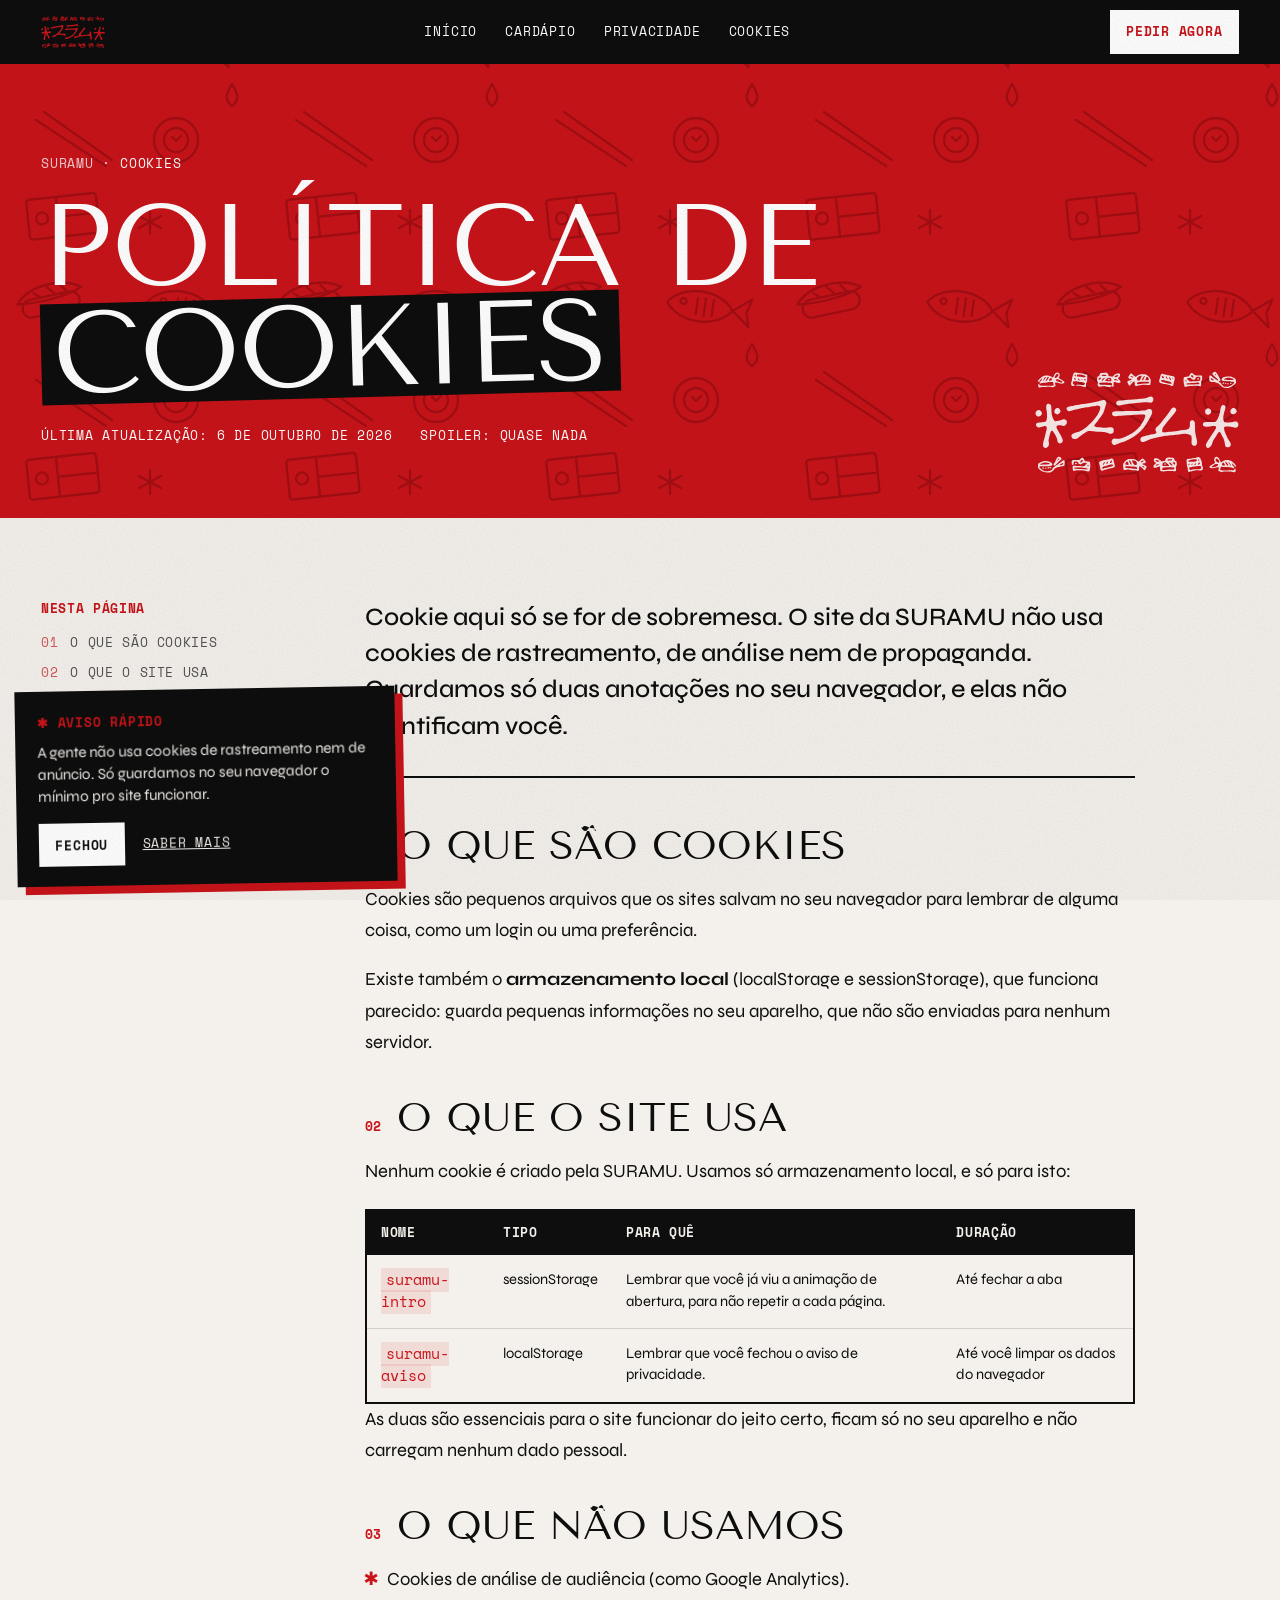
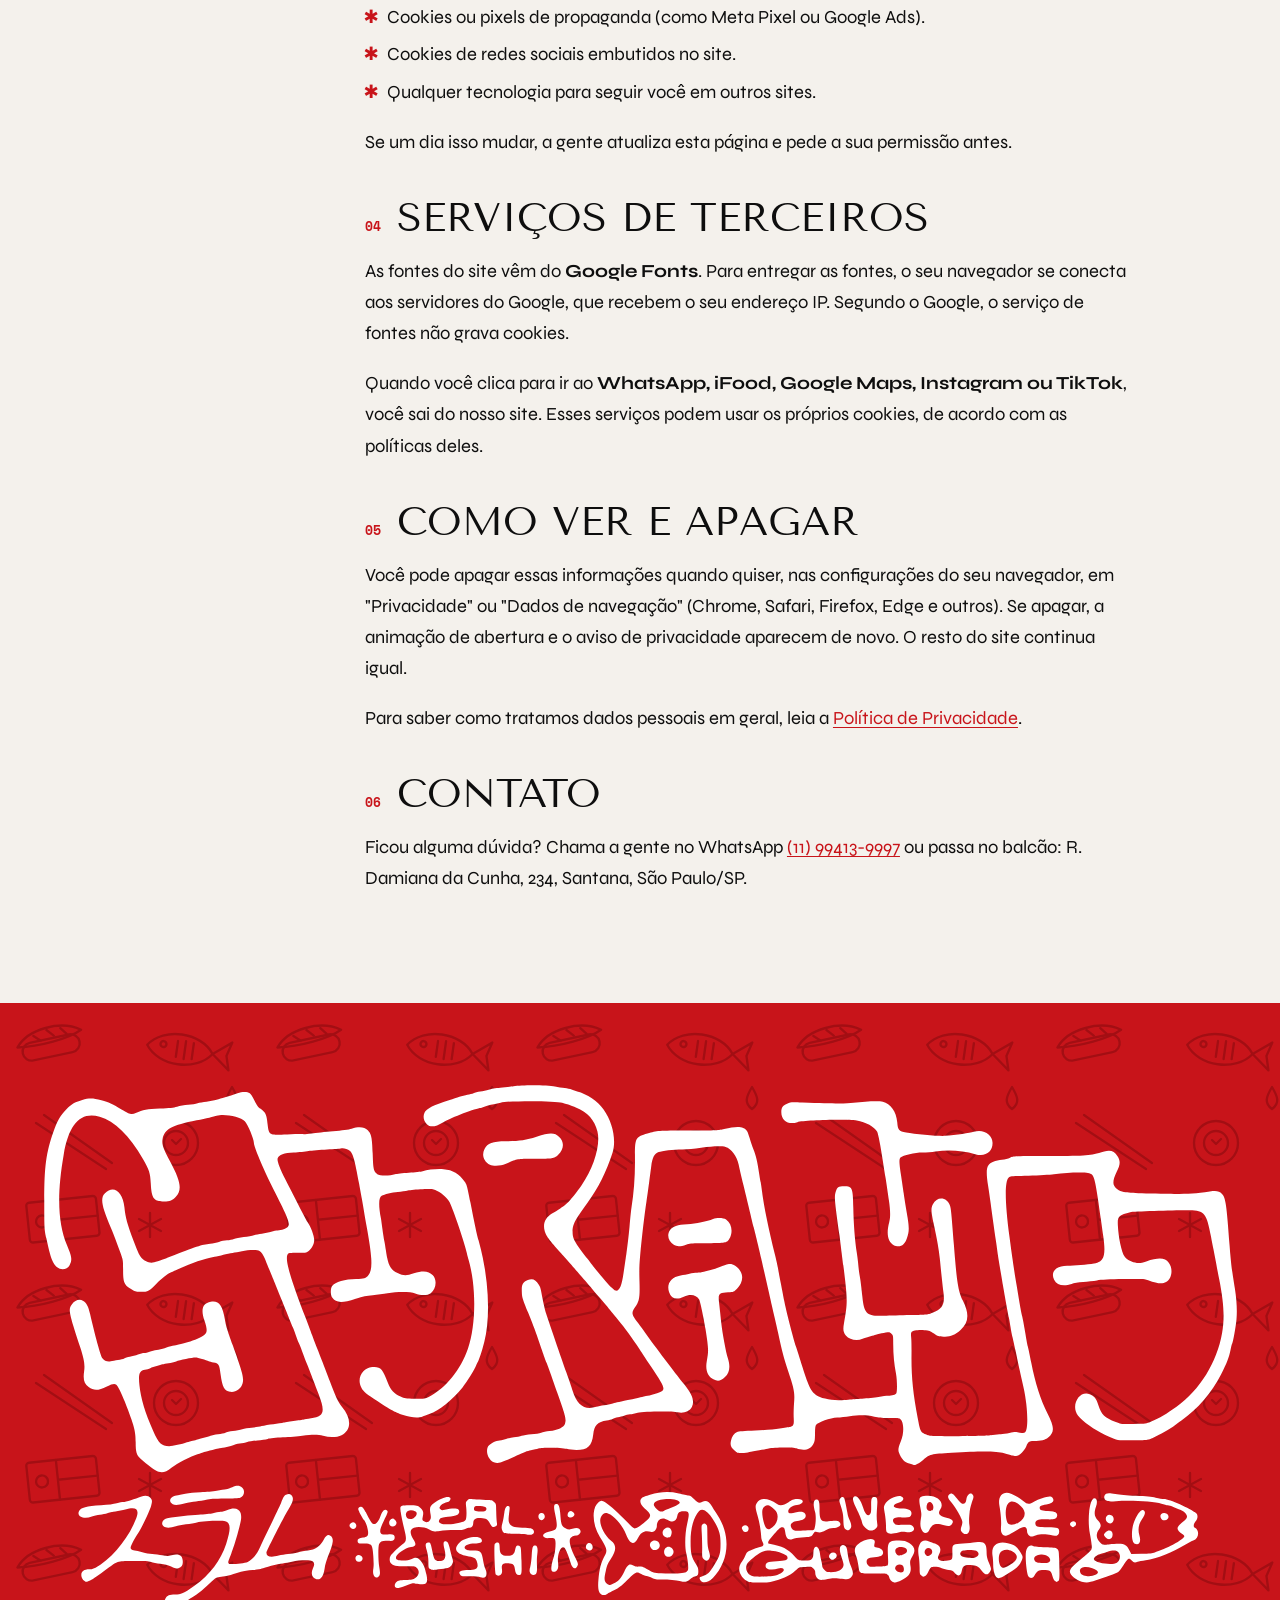
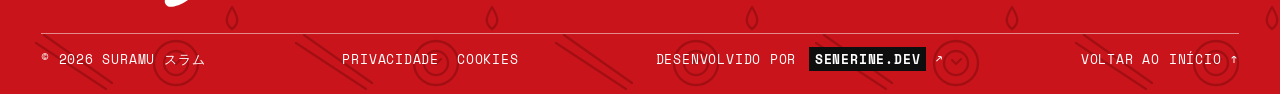
<file: politica-de-cookies.html>
<!doctype html>
<html lang="pt-BR" class="is-ready">
<head>
  <meta charset="utf-8">
  <meta name="viewport" content="width=device-width, initial-scale=1">
  <title>Política de Cookies · SURAMU スラム</title>
  <meta name="description" content="Quais cookies e dados de navegador o site da SURAMU usa. Spoiler: quase nada.">
  <meta name="theme-color" content="#C8141A">
  <link rel="canonical" href="https://suramusushi.vercel.app/politica-de-cookies.html">
  <meta property="og:type" content="website">
  <meta property="og:site_name" content="SURAMU スラム">
  <meta property="og:locale" content="pt_BR">
  <meta property="og:url" content="https://suramusushi.vercel.app/politica-de-cookies.html">
  <meta property="og:title" content="Política de Cookies · SURAMU スラム">
  <meta property="og:description" content="Quais cookies e dados de navegador o site da SURAMU usa. Spoiler: quase nada.">
  <meta property="og:image" content="https://suramusushi.vercel.app/assets/og/suramu-og-v2.jpg">
  <meta property="og:image:width" content="1200">
  <meta property="og:image:height" content="630">
  <meta name="twitter:card" content="summary_large_image">
  <link rel="icon" href="assets/og/favicon-32.png" sizes="32x32" type="image/png">
  <link rel="icon" href="assets/brand/suramu-kata.svg" type="image/svg+xml">
  <link rel="apple-touch-icon" href="assets/og/apple-touch-icon.png">
  <link rel="preconnect" href="https://fonts.googleapis.com">
  <link rel="preconnect" href="https://fonts.gstatic.com" crossorigin>
  <link href="https://fonts.googleapis.com/css2?family=Tenor+Sans&family=Syne:wght@400;500;700&family=Space+Mono:wght@400;700&family=Noto+Sans+JP:wght@500;700&display=swap" rel="stylesheet">
  <link rel="stylesheet" href="css/styles.css">
</head>
<body class="page">

  <header class="nav">
    <a class="nav__mark" href="index.html" aria-label="SURAMU, voltar ao início"><span class="kata" aria-hidden="true"></span></a>
    <nav class="nav__links mono" aria-label="Principal">
      <a href="index.html">Início</a>
      <a href="index.html#cardapio">Cardápio</a>
      <a href="politica-de-privacidade.html">Privacidade</a>
      <a href="politica-de-cookies.html" aria-current="page">Cookies</a>
    </nav>
    <a class="btn btn--white btn--sm" href="https://wa.me/5511994139997?text=Oi%2C%20SURAMU!%20Quero%20fazer%20um%20pedido." target="_blank" rel="noopener">Pedir agora</a>
  </header>

  <header class="page-hero">
    <div class="pattern" aria-hidden="true"></div>
    <p class="page-hero__crumb mono"><a href="index.html">SURAMU</a> · Cookies</p>
    <h1 class="page-hero__title">Política de <mark>cookies</mark></h1>
    <p class="page-hero__meta mono"><span>Última atualização: 6 de outubro de 2026</span><span>Spoiler: quase nada</span></p>
    <span class="kata" aria-hidden="true"></span>
  </header>

  <main class="legal">
    <nav class="legal__toc" aria-label="Nesta página">
      <p>Nesta página</p>
      <ol>
        <li><a href="#o-que-sao">O que são cookies</a></li>
        <li><a href="#o-que-usamos">O que o site usa</a></li>
        <li><a href="#o-que-nao-usamos">O que não usamos</a></li>
        <li><a href="#terceiros">Terceiros</a></li>
        <li><a href="#controle">Como apagar</a></li>
        <li><a href="#contato">Contato</a></li>
      </ol>
    </nav>

    <article class="legal__body">
      <p class="legal__lead">Cookie aqui só se for de sobremesa. O site da SURAMU não usa cookies de rastreamento, de análise nem de propaganda. Guardamos só duas anotações no seu navegador, e elas não identificam você.</p>

      <section id="o-que-sao">
        <h2>O que são cookies</h2>
        <p>Cookies são pequenos arquivos que os sites salvam no seu navegador para lembrar de alguma coisa, como um login ou uma preferência.</p>
        <p>Existe também o <strong>armazenamento local</strong> (localStorage e sessionStorage), que funciona parecido: guarda pequenas informações no seu aparelho, que não são enviadas para nenhum servidor.</p>
      </section>

      <section id="o-que-usamos">
        <h2>O que o site usa</h2>
        <p>Nenhum cookie é criado pela SURAMU. Usamos só armazenamento local, e só para isto:</p>
        <div class="table-wrap">
          <table>
            <thead><tr><th>Nome</th><th>Tipo</th><th>Para quê</th><th>Duração</th></tr></thead>
            <tbody>
              <tr>
                <td><code>suramu-intro</code></td>
                <td>sessionStorage</td>
                <td>Lembrar que você já viu a animação de abertura, para não repetir a cada página.</td>
                <td>Até fechar a aba</td>
              </tr>
              <tr>
                <td><code>suramu-aviso</code></td>
                <td>localStorage</td>
                <td>Lembrar que você fechou o aviso de privacidade.</td>
                <td>Até você limpar os dados do navegador</td>
              </tr>
            </tbody>
          </table>
        </div>
        <p>As duas são essenciais para o site funcionar do jeito certo, ficam só no seu aparelho e não carregam nenhum dado pessoal.</p>
      </section>

      <section id="o-que-nao-usamos">
        <h2>O que não usamos</h2>
        <ul>
          <li>Cookies de análise de audiência (como Google Analytics).</li>
          <li>Cookies ou pixels de propaganda (como Meta Pixel ou Google Ads).</li>
          <li>Cookies de redes sociais embutidos no site.</li>
          <li>Qualquer tecnologia para seguir você em outros sites.</li>
        </ul>
        <p>Se um dia isso mudar, a gente atualiza esta página e pede a sua permissão antes.</p>
      </section>

      <section id="terceiros">
        <h2>Serviços de terceiros</h2>
        <p>As fontes do site vêm do <strong>Google Fonts</strong>. Para entregar as fontes, o seu navegador se conecta aos servidores do Google, que recebem o seu endereço IP. Segundo o Google, o serviço de fontes não grava cookies.</p>
        <p>Quando você clica para ir ao <strong>WhatsApp, iFood, Google Maps, Instagram ou TikTok</strong>, você sai do nosso site. Esses serviços podem usar os próprios cookies, de acordo com as políticas deles.</p>
      </section>

      <section id="controle">
        <h2>Como ver e apagar</h2>
        <p>Você pode apagar essas informações quando quiser, nas configurações do seu navegador, em "Privacidade" ou "Dados de navegação" (Chrome, Safari, Firefox, Edge e outros). Se apagar, a animação de abertura e o aviso de privacidade aparecem de novo. O resto do site continua igual.</p>
        <p>Para saber como tratamos dados pessoais em geral, leia a <a href="politica-de-privacidade.html">Política de Privacidade</a>.</p>
      </section>

      <section id="contato">
        <h2>Contato</h2>
        <p>Ficou alguma dúvida? Chama a gente no WhatsApp <a href="tel:+5511994139997">(11) 99413-9997</a> ou passa no balcão: R. Damiana da Cunha, 234, Santana, São Paulo/SP.</p>
      </section>
    </article>
  </main>

  <footer class="footer footer--slim">
    <div class="pattern" aria-hidden="true"></div>
    <span class="tag footer__tag" aria-hidden="true"></span>
    <div class="footer__base mono">
      <span>© 2026 SURAMU スラム</span>
      <span class="footer__legal"><a href="politica-de-privacidade.html">Privacidade</a><a href="politica-de-cookies.html">Cookies</a></span>
      <a class="footer__credit" href="https://senerinedev.vercel.app/pt" target="_blank" rel="noopener">Desenvolvido por <b>senerine.dev</b> ↗</a>
      <a href="index.html">Voltar ao início ↑</a>
    </div>
  </footer>

  <script src="js/pages.js" defer></script>
  <script src="js/cookies.js" defer></script>
</body>
</html>
</file>
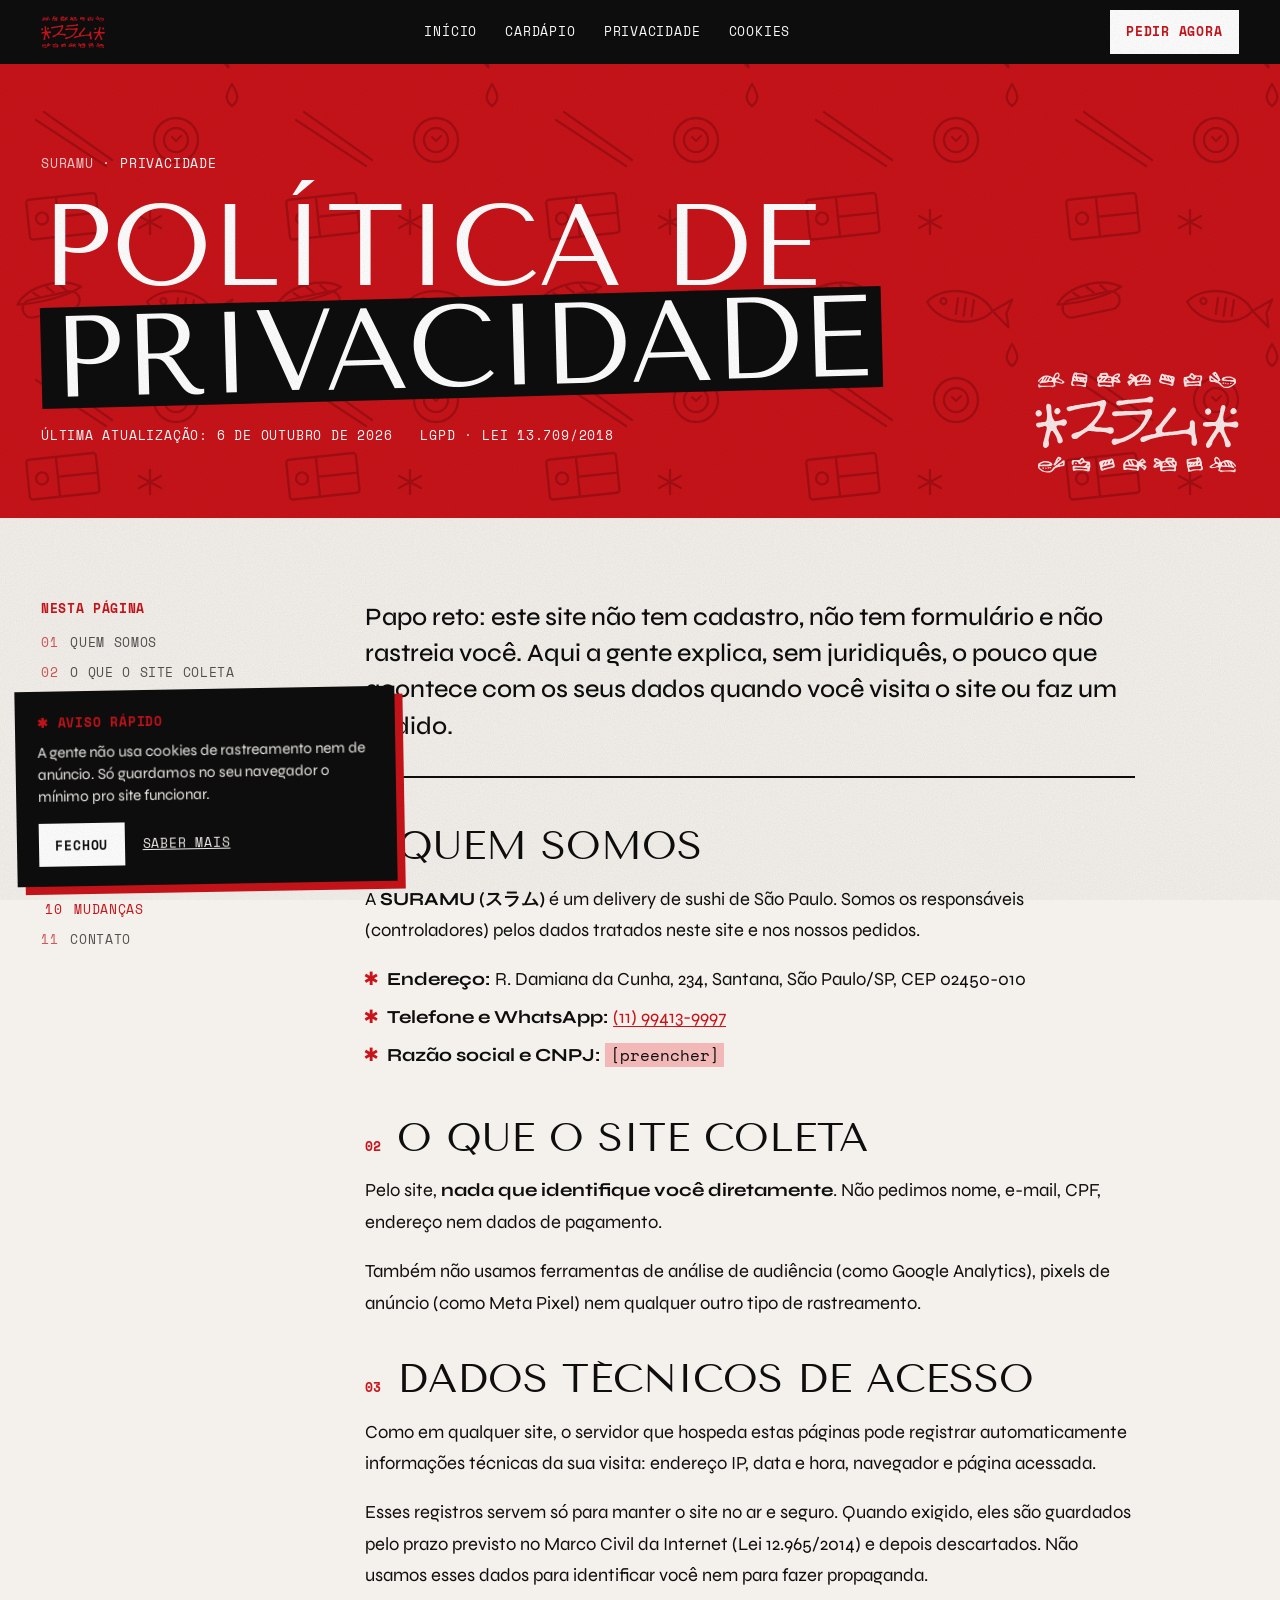
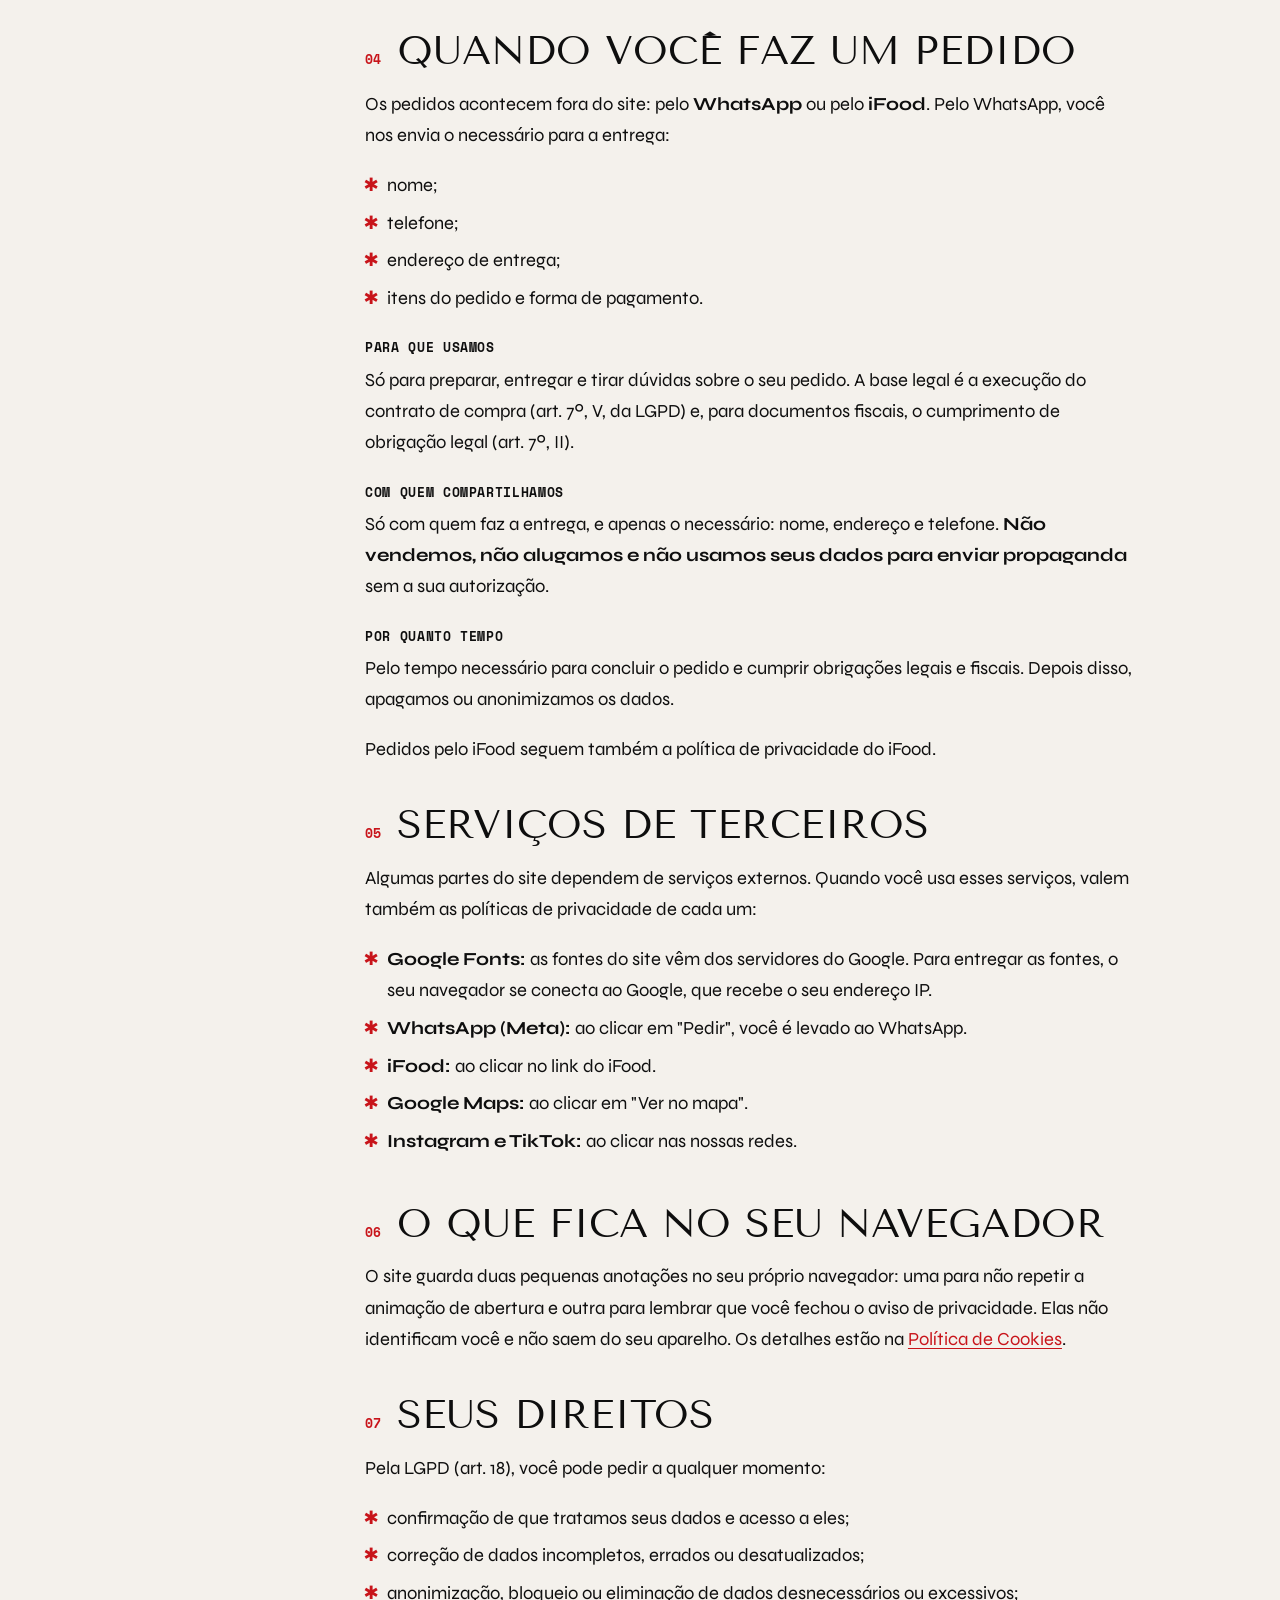
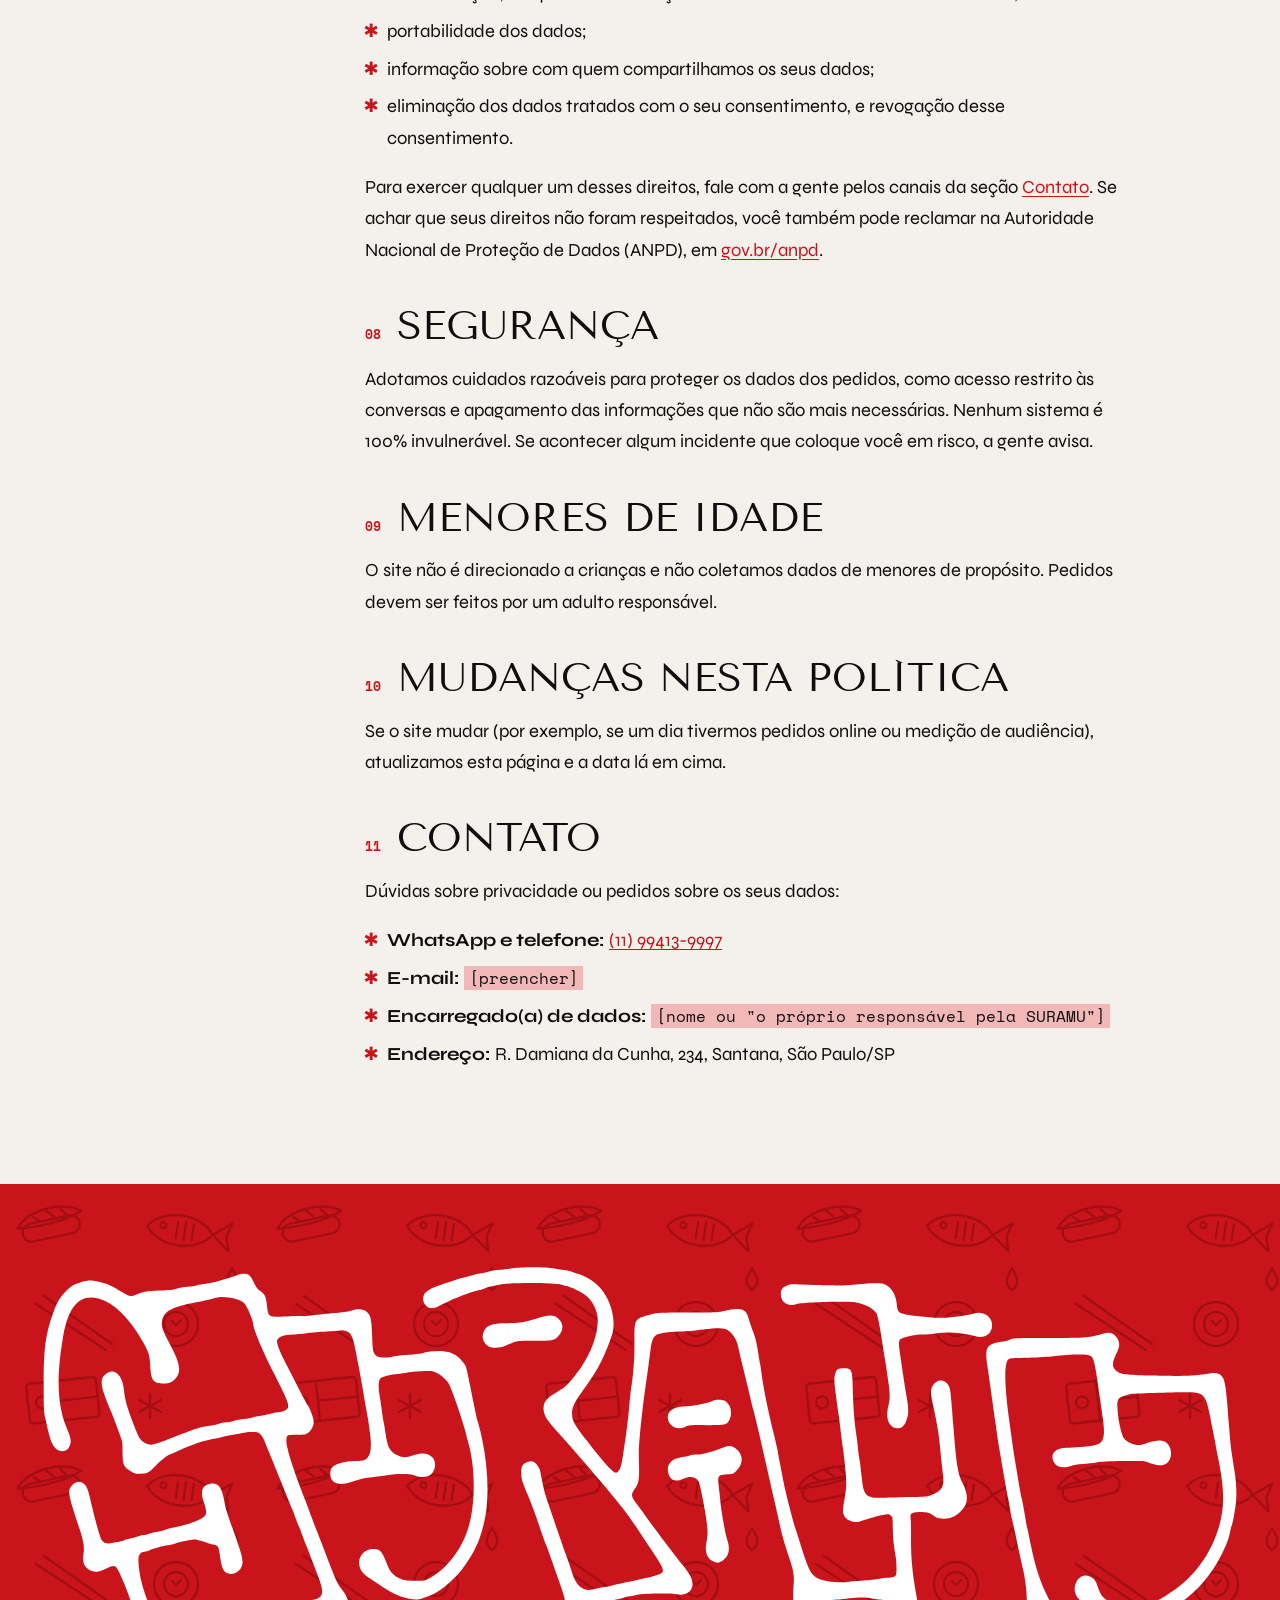
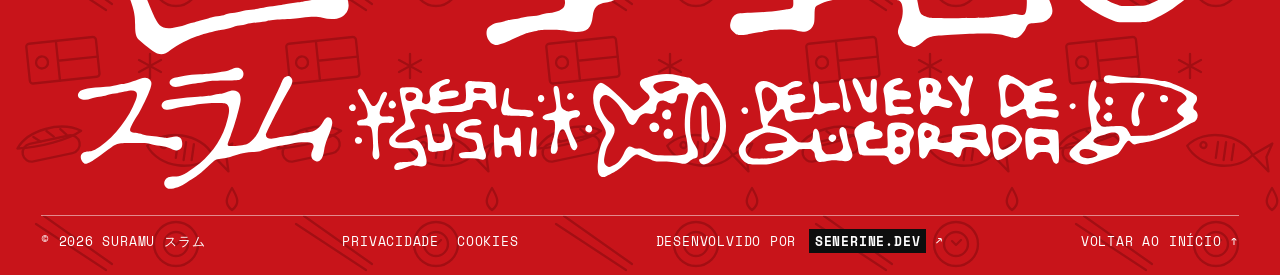
<file: politica-de-privacidade.html>
<!doctype html>
<html lang="pt-BR" class="is-ready">
<head>
  <meta charset="utf-8">
  <meta name="viewport" content="width=device-width, initial-scale=1">
  <title>Política de Privacidade · SURAMU スラム</title>
  <meta name="description" content="Como a SURAMU trata dados pessoais no site e nos pedidos pelo WhatsApp, de acordo com a LGPD.">
  <meta name="theme-color" content="#C8141A">
  <link rel="canonical" href="https://suramusushi.vercel.app/politica-de-privacidade.html">
  <meta property="og:type" content="website">
  <meta property="og:site_name" content="SURAMU スラム">
  <meta property="og:locale" content="pt_BR">
  <meta property="og:url" content="https://suramusushi.vercel.app/politica-de-privacidade.html">
  <meta property="og:title" content="Política de Privacidade · SURAMU スラム">
  <meta property="og:description" content="Como a SURAMU trata dados pessoais no site e nos pedidos pelo WhatsApp, de acordo com a LGPD.">
  <meta property="og:image" content="https://suramusushi.vercel.app/assets/og/suramu-og-v2.jpg">
  <meta property="og:image:width" content="1200">
  <meta property="og:image:height" content="630">
  <meta name="twitter:card" content="summary_large_image">
  <link rel="icon" href="assets/og/favicon-32.png" sizes="32x32" type="image/png">
  <link rel="icon" href="assets/brand/suramu-kata.svg" type="image/svg+xml">
  <link rel="apple-touch-icon" href="assets/og/apple-touch-icon.png">
  <link rel="preconnect" href="https://fonts.googleapis.com">
  <link rel="preconnect" href="https://fonts.gstatic.com" crossorigin>
  <link href="https://fonts.googleapis.com/css2?family=Tenor+Sans&family=Syne:wght@400;500;700&family=Space+Mono:wght@400;700&family=Noto+Sans+JP:wght@500;700&display=swap" rel="stylesheet">
  <link rel="stylesheet" href="css/styles.css">
</head>
<body class="page">

  <header class="nav">
    <a class="nav__mark" href="index.html" aria-label="SURAMU, voltar ao início"><span class="kata" aria-hidden="true"></span></a>
    <nav class="nav__links mono" aria-label="Principal">
      <a href="index.html">Início</a>
      <a href="index.html#cardapio">Cardápio</a>
      <a href="politica-de-privacidade.html" aria-current="page">Privacidade</a>
      <a href="politica-de-cookies.html">Cookies</a>
    </nav>
    <a class="btn btn--white btn--sm" href="https://wa.me/5511994139997?text=Oi%2C%20SURAMU!%20Quero%20fazer%20um%20pedido." target="_blank" rel="noopener">Pedir agora</a>
  </header>

  <header class="page-hero">
    <div class="pattern" aria-hidden="true"></div>
    <p class="page-hero__crumb mono"><a href="index.html">SURAMU</a> · Privacidade</p>
    <h1 class="page-hero__title">Política de <mark>privacidade</mark></h1>
    <p class="page-hero__meta mono"><span>Última atualização: 6 de outubro de 2026</span><span>LGPD · Lei 13.709/2018</span></p>
    <span class="kata" aria-hidden="true"></span>
  </header>

  <main class="legal">
    <nav class="legal__toc" aria-label="Nesta página">
      <p>Nesta página</p>
      <ol>
        <li><a href="#quem-somos">Quem somos</a></li>
        <li><a href="#o-que-coletamos">O que o site coleta</a></li>
        <li><a href="#dados-tecnicos">Dados técnicos</a></li>
        <li><a href="#pedidos">Pedidos</a></li>
        <li><a href="#terceiros">Serviços de terceiros</a></li>
        <li><a href="#navegador">Seu navegador</a></li>
        <li><a href="#direitos">Seus direitos</a></li>
        <li><a href="#seguranca">Segurança</a></li>
        <li><a href="#menores">Menores de idade</a></li>
        <li><a href="#mudancas">Mudanças</a></li>
        <li><a href="#contato">Contato</a></li>
      </ol>
    </nav>

    <article class="legal__body">
      <p class="legal__lead">Papo reto: este site não tem cadastro, não tem formulário e não rastreia você. Aqui a gente explica, sem juridiquês, o pouco que acontece com os seus dados quando você visita o site ou faz um pedido.</p>

      <section id="quem-somos">
        <h2>Quem somos</h2>
        <p>A <strong>SURAMU (スラム)</strong> é um delivery de sushi de São Paulo. Somos os responsáveis (controladores) pelos dados tratados neste site e nos nossos pedidos.</p>
        <ul>
          <li><strong>Endereço:</strong> R. Damiana da Cunha, 234, Santana, São Paulo/SP, CEP 02450-010</li>
          <li><strong>Telefone e WhatsApp:</strong> <a href="tel:+5511994139997">(11) 99413-9997</a></li>
          <li><strong>Razão social e CNPJ:</strong> <span class="todo">[preencher]</span></li>
        </ul>
      </section>

      <section id="o-que-coletamos">
        <h2>O que o site coleta</h2>
        <p>Pelo site, <strong>nada que identifique você diretamente</strong>. Não pedimos nome, e-mail, CPF, endereço nem dados de pagamento.</p>
        <p>Também não usamos ferramentas de análise de audiência (como Google Analytics), pixels de anúncio (como Meta Pixel) nem qualquer outro tipo de rastreamento.</p>
      </section>

      <section id="dados-tecnicos">
        <h2>Dados técnicos de acesso</h2>
        <p>Como em qualquer site, o servidor que hospeda estas páginas pode registrar automaticamente informações técnicas da sua visita: endereço IP, data e hora, navegador e página acessada.</p>
        <p>Esses registros servem só para manter o site no ar e seguro. Quando exigido, eles são guardados pelo prazo previsto no Marco Civil da Internet (Lei 12.965/2014) e depois descartados. Não usamos esses dados para identificar você nem para fazer propaganda.</p>
      </section>

      <section id="pedidos">
        <h2>Quando você faz um pedido</h2>
        <p>Os pedidos acontecem fora do site: pelo <strong>WhatsApp</strong> ou pelo <strong>iFood</strong>. Pelo WhatsApp, você nos envia o necessário para a entrega:</p>
        <ul>
          <li>nome;</li>
          <li>telefone;</li>
          <li>endereço de entrega;</li>
          <li>itens do pedido e forma de pagamento.</li>
        </ul>
        <h3>Para que usamos</h3>
        <p>Só para preparar, entregar e tirar dúvidas sobre o seu pedido. A base legal é a execução do contrato de compra (art. 7º, V, da LGPD) e, para documentos fiscais, o cumprimento de obrigação legal (art. 7º, II).</p>
        <h3>Com quem compartilhamos</h3>
        <p>Só com quem faz a entrega, e apenas o necessário: nome, endereço e telefone. <strong>Não vendemos, não alugamos e não usamos seus dados para enviar propaganda</strong> sem a sua autorização.</p>
        <h3>Por quanto tempo</h3>
        <p>Pelo tempo necessário para concluir o pedido e cumprir obrigações legais e fiscais. Depois disso, apagamos ou anonimizamos os dados.</p>
        <p>Pedidos pelo iFood seguem também a política de privacidade do iFood.</p>
      </section>

      <section id="terceiros">
        <h2>Serviços de terceiros</h2>
        <p>Algumas partes do site dependem de serviços externos. Quando você usa esses serviços, valem também as políticas de privacidade de cada um:</p>
        <ul>
          <li><strong>Google Fonts:</strong> as fontes do site vêm dos servidores do Google. Para entregar as fontes, o seu navegador se conecta ao Google, que recebe o seu endereço IP.</li>
          <li><strong>WhatsApp (Meta):</strong> ao clicar em "Pedir", você é levado ao WhatsApp.</li>
          <li><strong>iFood:</strong> ao clicar no link do iFood.</li>
          <li><strong>Google Maps:</strong> ao clicar em "Ver no mapa".</li>
          <li><strong>Instagram e TikTok:</strong> ao clicar nas nossas redes.</li>
        </ul>
      </section>

      <section id="navegador">
        <h2>O que fica no seu navegador</h2>
        <p>O site guarda duas pequenas anotações no seu próprio navegador: uma para não repetir a animação de abertura e outra para lembrar que você fechou o aviso de privacidade. Elas não identificam você e não saem do seu aparelho. Os detalhes estão na <a href="politica-de-cookies.html">Política de Cookies</a>.</p>
      </section>

      <section id="direitos">
        <h2>Seus direitos</h2>
        <p>Pela LGPD (art. 18), você pode pedir a qualquer momento:</p>
        <ul>
          <li>confirmação de que tratamos seus dados e acesso a eles;</li>
          <li>correção de dados incompletos, errados ou desatualizados;</li>
          <li>anonimização, bloqueio ou eliminação de dados desnecessários ou excessivos;</li>
          <li>portabilidade dos dados;</li>
          <li>informação sobre com quem compartilhamos os seus dados;</li>
          <li>eliminação dos dados tratados com o seu consentimento, e revogação desse consentimento.</li>
        </ul>
        <p>Para exercer qualquer um desses direitos, fale com a gente pelos canais da seção <a href="#contato">Contato</a>. Se achar que seus direitos não foram respeitados, você também pode reclamar na Autoridade Nacional de Proteção de Dados (ANPD), em <a href="https://www.gov.br/anpd" target="_blank" rel="noopener">gov.br/anpd</a>.</p>
      </section>

      <section id="seguranca">
        <h2>Segurança</h2>
        <p>Adotamos cuidados razoáveis para proteger os dados dos pedidos, como acesso restrito às conversas e apagamento das informações que não são mais necessárias. Nenhum sistema é 100% invulnerável. Se acontecer algum incidente que coloque você em risco, a gente avisa.</p>
      </section>

      <section id="menores">
        <h2>Menores de idade</h2>
        <p>O site não é direcionado a crianças e não coletamos dados de menores de propósito. Pedidos devem ser feitos por um adulto responsável.</p>
      </section>

      <section id="mudancas">
        <h2>Mudanças nesta política</h2>
        <p>Se o site mudar (por exemplo, se um dia tivermos pedidos online ou medição de audiência), atualizamos esta página e a data lá em cima.</p>
      </section>

      <section id="contato">
        <h2>Contato</h2>
        <p>Dúvidas sobre privacidade ou pedidos sobre os seus dados:</p>
        <ul>
          <li><strong>WhatsApp e telefone:</strong> <a href="tel:+5511994139997">(11) 99413-9997</a></li>
          <li><strong>E-mail:</strong> <span class="todo">[preencher]</span></li>
          <li><strong>Encarregado(a) de dados:</strong> <span class="todo">[nome ou "o próprio responsável pela SURAMU"]</span></li>
          <li><strong>Endereço:</strong> R. Damiana da Cunha, 234, Santana, São Paulo/SP</li>
        </ul>
      </section>
    </article>
  </main>

  <footer class="footer footer--slim">
    <div class="pattern" aria-hidden="true"></div>
    <span class="tag footer__tag" aria-hidden="true"></span>
    <div class="footer__base mono">
      <span>© 2026 SURAMU スラム</span>
      <span class="footer__legal"><a href="politica-de-privacidade.html">Privacidade</a><a href="politica-de-cookies.html">Cookies</a></span>
      <a class="footer__credit" href="https://senerinedev.vercel.app/pt" target="_blank" rel="noopener">Desenvolvido por <b>senerine.dev</b> ↗</a>
      <a href="index.html">Voltar ao início ↑</a>
    </div>
  </footer>

  <script src="js/pages.js" defer></script>
  <script src="js/cookies.js" defer></script>
</body>
</html>
</file>
<file: css/styles.css>
/* ============ TOKENS ============ */
:root {
  --red: #C8141A;
  --red-deep: #A30E13;
  --coral: #C94A4C;
  --charcoal: #2A2A2A;
  --black: #0E0E0E;
  --paper: #F4F1EC;
  --white: #FFFFFF;
  --pink: #F2B8B8;

  --font-display: "Tenor Sans", "Optima", sans-serif;
  --font-body: "Syne", system-ui, sans-serif;
  --font-mono: "Space Mono", ui-monospace, monospace;
  --font-jp: "Noto Sans JP", sans-serif;

  --gutter: clamp(16px, 3.2vw, 48px);
  --nav-h: 76px;

  --step--1: clamp(0.72rem, 0.68rem + 0.18vw, 0.82rem);
  --step-0: clamp(0.98rem, 0.92rem + 0.3vw, 1.15rem);
  --step-1: clamp(1.15rem, 1rem + 0.7vw, 1.6rem);
  --step-2: clamp(1.6rem, 1.2rem + 1.8vw, 2.8rem);

  --ease-out: cubic-bezier(.16, 1, .3, 1);
  --ease-stamp: cubic-bezier(.34, 1.8, .5, 1);
}

/* ============ BASE ============ */
*, *::before, *::after { box-sizing: border-box; }
html { scroll-behavior: smooth; -webkit-text-size-adjust: 100%; }
body {
  margin: 0;
  background: var(--red);
  color: var(--white);
  font-family: var(--font-body);
  font-size: var(--step-0);
  line-height: 1.5;
  overflow-x: clip;
  -webkit-font-smoothing: antialiased;
  text-rendering: optimizeLegibility;
}
img { display: block; max-width: 100%; height: auto; }
a { color: inherit; }
h1, h2, h3 { margin: 0; font-weight: 400; }
p { margin: 0; }
::selection { background: var(--black); color: var(--white); }
.mono { font-family: var(--font-mono); text-transform: uppercase; letter-spacing: .06em; font-size: var(--step--1); }
.jp { font-family: var(--font-jp); font-weight: 700; letter-spacing: .25em; }
.sr-only { position: absolute; width: 1px; height: 1px; overflow: hidden; clip: rect(0 0 0 0); white-space: nowrap; }

/* textura de papel, como nos posts da marca */
body::after {
  content: "";
  position: fixed; inset: 0;
  pointer-events: none; z-index: 100;
  opacity: .07;
  transform: translateZ(0);
  background-image: url("data:image/svg+xml,%3Csvg xmlns='http://www.w3.org/2000/svg' width='180' height='180'%3E%3Cfilter id='n'%3E%3CfeTurbulence type='fractalNoise' baseFrequency='.9' numOctaves='2' stitchTiles='stitch'/%3E%3CfeColorMatrix values='0 0 0 0 0 0 0 0 0 0 0 0 0 0 0 0 0 0 .9 0'/%3E%3C/filter%3E%3Crect width='100%25' height='100%25' filter='url(%23n)'/%3E%3C/svg%3E");
}

/* ============ MARCAS (vetor, usadas como máscara = nítidas em qualquer tamanho) ============ */
.tag, .kata, .art {
  display: block;
  background: currentColor;
  -webkit-mask: var(--src) center / contain no-repeat;
          mask: var(--src) center / contain no-repeat;
}
.tag  { --src: url("../assets/brand/suramu-tag.svg");  aspect-ratio: 1904 / 835; }
.kata { --src: url("../assets/brand/suramu-kata.svg"); aspect-ratio: 1203 / 601; }
.art--pescados { --src: url("../assets/brand/pescados-do-dia.svg"); aspect-ratio: 2540 / 1650; }

.pattern {
  position: absolute; inset: -260px 0 0 -260px; z-index: -1;
  background: url("../assets/brand/pattern.svg") 0 0 / 260px 260px repeat;
  animation: drift 70s linear infinite;
  pointer-events: none;
}
@keyframes drift { to { transform: translate(260px, 260px); } }

/* ============ BOTÕES ============ */
.btn {
  display: inline-flex; align-items: center; justify-content: center; gap: .6em;
  font-family: var(--font-mono); font-weight: 700;
  text-transform: uppercase; letter-spacing: .06em; font-size: var(--step--1);
  text-decoration: none; white-space: nowrap;
  padding: .9em 1.4em;
  border: 2px solid currentColor;
  transition: transform .25s var(--ease-out), box-shadow .25s var(--ease-out), translate .5s var(--ease-out);
}
.btn span[aria-hidden] { display: inline-block; transition: transform .3s var(--ease-out); }
.btn:hover span[aria-hidden] { transform: translateX(5px); }
.btn:focus-visible, a:focus-visible { outline: 3px solid var(--white); outline-offset: 3px; }
.btn--black { background: var(--black); color: var(--white); border-color: var(--black); }
.btn--white { background: var(--white); color: var(--red); border-color: var(--white); }
.btn--black:hover { transform: translate(-3px, -3px); box-shadow: 4px 4px 0 var(--white); }
.btn--white:hover { transform: translate(-3px, -3px); box-shadow: 4px 4px 0 var(--black); }
.btn--big { font-size: var(--step-0); padding: 1em 1.7em; }
.btn--sm { padding: .75em 1.1em; }

/* ============ NAV ============ */
.nav {
  position: fixed; top: 0; left: 0; right: 0; z-index: 60;
  height: var(--nav-h);
  display: flex; align-items: center; justify-content: space-between; gap: 24px;
  padding: 0 var(--gutter);
  transition: transform .45s var(--ease-out), background-color .3s, height .3s;
}
.nav.is-solid { background: var(--black); height: 62px; }
.nav.is-hidden { transform: translateY(-100%); }
.nav__mark { color: var(--white); display: flex; text-decoration: none; }
.nav__mark .kata { height: 40px; }
.nav.is-solid .nav__mark .kata { height: 32px; color: var(--red); }
.nav__links { display: flex; gap: clamp(16px, 2.2vw, 36px); }
.nav__links a { text-decoration: none; position: relative; padding: 4px 0; }
.nav__links a::after {
  content: ""; position: absolute; left: 0; right: 0; bottom: 0; height: 2px;
  background: currentColor; transform: scaleX(0); transform-origin: right;
  transition: transform .35s var(--ease-out);
}
.nav__links a:hover::after { transform: scaleX(1); transform-origin: left; }
.nav.is-solid .btn--black { background: var(--red); border-color: var(--red); }

/* ============ HERO ============ */
.hero {
  position: relative;
  min-height: 100svh;
  display: grid;
  grid-template-rows: var(--nav-h) auto 1fr auto;
  padding: 0 var(--gutter) clamp(24px, 4vh, 44px);
  overflow: hidden;
  isolation: isolate;
}
.hero__meta {
  grid-row: 2;
  display: flex; justify-content: space-between; gap: 16px;
  padding-top: 14px;
  border-top: 1.5px solid rgb(255 255 255 / .5);
}
.hero__title {
  grid-row: 3; align-self: center; justify-self: center;
  width: min(94vw, 1320px, 148svh);
  position: relative;
}
.hero__tag {
  width: 100%;
  color: var(--white);
  filter: drop-shadow(0 .6vw 0 rgb(0 0 0 / .22));
}
.is-ready span.hero__tag { animation: spray 1.4s .1s var(--ease-out) both; }
@keyframes spray {
  from { clip-path: polygon(0 0, 0 0, -20% 100%, 0 100%); transform: rotate(-4deg) scale(1.05); }
  to   { clip-path: polygon(0 0, 120% 0, 100% 100%, 0 100%); transform: none; }
}

.sticker {
  position: absolute; z-index: 4;
  top: calc(var(--nav-h) + 6vh); right: clamp(12px, 7vw, 120px);
  width: clamp(96px, 11vw, 168px);
}
.is-ready .sticker { animation: pop .7s 1.5s var(--ease-stamp) both; }
.sticker svg { width: 100%; height: auto; display: block; animation: spin 22s linear infinite; }
.js .sticker svg { animation: none; }
.sticker__text { font-family: var(--font-mono); font-weight: 700; font-size: 15px; letter-spacing: 1px; fill: var(--white); }
@keyframes spin { to { transform: rotate(360deg); } }
@keyframes pop { from { transform: scale(0) rotate(-40deg); } }

.hero__nigiri {
  position: absolute; z-index: 2;
  right: -5vw; bottom: -6vh;
  width: clamp(240px, 31vw, 560px);
  filter: drop-shadow(-14px 22px 24px rgb(0 0 0 / .35));
  pointer-events: none;
}
.is-ready .hero__nigiri { animation: slideIn 1.2s 1.1s var(--ease-out) both; }
@keyframes slideIn { from { transform: translateX(60%) rotate(8deg); opacity: 0; } }

.hero__foot {
  grid-row: 4; position: relative; z-index: 3;
  display: flex; align-items: flex-end; gap: clamp(24px, 4vw, 56px);
}
.is-ready .hero__foot { animation: rise .9s 1.3s var(--ease-out) both; }
.is-ready .hero__meta { animation: rise .8s .2s var(--ease-out) both; }
.js:not(.is-ready) :is(.hero__tag, .hero__nigiri, .sticker, .hero__foot, .hero__meta, .drip) { visibility: hidden; }
@keyframes rise { from { transform: translateY(30px); opacity: 0; } }
.hero__lede { max-width: 30ch; font-size: var(--step-1); font-weight: 500; line-height: 1.25; }
.hero__actions { display: flex; align-items: center; gap: 24px; }
.hero__scroll { text-decoration: none; display: inline-flex; gap: .5em; }
.hero__scroll span { display: inline-block; animation: bob 1.6s ease-in-out infinite; }
@keyframes bob { 50% { transform: translateY(4px); } }

/* aviso de aberto/fechado */
.status { display: inline-flex; align-items: center; gap: .55em; }
.status__dot { width: .7em; height: .7em; border-radius: 50%; border: 2px solid currentColor; flex: none; }
.status.is-open .status__dot { background: #7CFFB2; border-color: #7CFFB2; box-shadow: 0 0 0 0 rgb(124 255 178 / .7); animation: pulse 1.8s infinite; }
@keyframes pulse { 70% { box-shadow: 0 0 0 8px rgb(124 255 178 / 0); } 100% { box-shadow: 0 0 0 0 rgb(124 255 178 / 0); } }

/* ============ TICKER ============ */
.ticker {
  background: var(--black); color: var(--white);
  overflow: hidden; white-space: nowrap;
  position: relative; z-index: 5;
}
.ticker--red { background: var(--red); border-block: 2px solid var(--black); }
.ticker--red i { color: var(--black) !important; }
.ticker__track { display: inline-flex; animation: ticker 30s linear infinite; will-change: transform; }
.js .ticker__track { animation: none; }
.ticker__track--rev { animation-direction: reverse; }
.ticker span {
  font-family: var(--font-display); text-transform: uppercase;
  font-size: clamp(1.4rem, 1rem + 2vw, 2.6rem); line-height: 1; padding: .45em 0;
}
.ticker i { font-style: normal; color: var(--red); margin: 0 .5em; }
@keyframes ticker { to { transform: translateX(-50%); } }

/* ============ MANIFESTO ============ */
.mf {
  position: relative;
  min-height: 100svh;
  padding: clamp(80px, 12vh, 120px) var(--gutter) clamp(32px, 6vh, 64px);
  display: flex; flex-direction: column; justify-content: center;
  overflow: hidden;
}
.mf--charcoal { background: var(--charcoal); color: var(--paper); }
.mf--coral { background: var(--coral); color: var(--white); }
.mf--paper { background: var(--paper); color: var(--black); }

.mf__index { position: absolute; top: clamp(24px, 4vh, 40px); left: var(--gutter); opacity: .85; }
.mf__index b { font-weight: 700; }

.mf__type {
  font-family: var(--font-display); font-weight: 400;
  text-transform: uppercase;
  line-height: .88; letter-spacing: -.01em;
}
.mf__type--red { color: var(--red); }
.row { display: block; white-space: nowrap; }
.row__in { display: inline-block; }

/* faixa de destaque, como nos posts */
.bar {
  display: inline-block;
  padding: .02em .14em .08em;
  margin-left: .08em;
  line-height: .9;
  color: var(--white);
  font-size: .78em; vertical-align: .1em;
}
.bar--red { background: var(--red); }
.bar--black { background: var(--black); font-size: 1em; margin-left: 0; }
.mf--paper .bar--red { color: var(--paper); }
.mf__type--red .row:last-child .bar { font-size: 1em; margin-left: 0; }

.mf__note { max-width: 34ch; margin-top: clamp(24px, 4vh, 40px); font-size: var(--step-1); line-height: 1.3; font-weight: 500; }

.kata--corner {
  position: absolute; right: var(--gutter); bottom: clamp(24px, 6vh, 64px);
  height: clamp(60px, 9vw, 120px);
  color: var(--red);
}
.mf__nigiri {
  position: absolute; right: -6vw; bottom: -2vh;
  width: clamp(220px, 38vw, 600px);
  filter: drop-shadow(-12px 20px 20px rgb(0 0 0 / .3));
}
.mf__grid { display: grid; grid-template-columns: minmax(0, 1fr); gap: clamp(28px, 5vw, 72px); align-items: end; }
.mf__col { min-width: 0; }

/* ============ FOTOS ============ */
.photo { margin: 0; position: relative; }
.photo img { width: 100%; aspect-ratio: 4 / 5; object-fit: cover; }
.photo figcaption { display: flex; gap: 12px; margin-top: 10px; }
.photo figcaption span { color: var(--red); font-weight: 700; }
.mf__photo img { object-position: 50% 30%; }

/* ============ PEIXES DO DIA ============ */
.today {
  position: relative; isolation: isolate; overflow: hidden;
  padding: clamp(96px, 14vh, 150px) var(--gutter);
}
.today__grid { display: grid; gap: clamp(40px, 6vw, 96px); align-items: center; }
.art--pescados { width: min(100%, 680px); color: var(--white); }
.today__text { margin-top: 28px; max-width: 32ch; font-size: var(--step-1); font-weight: 500; line-height: 1.3; }

.board {
  position: relative;
  background: var(--black); color: var(--paper);
  padding: clamp(24px, 3vw, 44px);
  box-shadow: 14px 14px 0 rgb(0 0 0 / .25);
  rotate: -1deg;
}
.board__tape {
  position: absolute; top: -16px; left: 50%; translate: -50% 0; rotate: 3deg;
  width: 130px; height: 32px;
  background: rgb(242 184 184 / .85);
}
.board__head { display: flex; justify-content: space-between; align-items: baseline; gap: 16px; padding-bottom: 18px; border-bottom: 2px solid var(--paper); }
.board__jp { color: var(--red); font-size: var(--step-1); }
.board__list { list-style: none; margin: 0; padding: 0; counter-reset: fish; }
.fish {
  counter-increment: fish;
  display: grid; grid-template-columns: 2.4em 1fr auto; gap: 4px 16px; align-items: baseline;
  padding: 16px 0;
  border-bottom: 1.5px dashed rgb(244 241 236 / .3);
}
.fish::before { content: counter(fish, decimal-leading-zero); font-family: var(--font-mono); font-size: var(--step--1); color: var(--red); }
.fish__name { font-family: var(--font-display); text-transform: uppercase; font-size: var(--step-2); line-height: 1; }
.fish__jp { font-family: var(--font-jp); font-size: var(--step--1); opacity: .6; margin-left: .6em; letter-spacing: .1em; vertical-align: middle; }
.fish__note { grid-column: 2; font-size: var(--step--1); opacity: .75; font-family: var(--font-mono); text-transform: uppercase; letter-spacing: .04em; }
.fish__status { grid-column: 3; grid-row: 1; justify-self: end; }
.fish--acabou .fish__name { text-decoration: line-through; text-decoration-color: var(--red); text-decoration-thickness: .08em; opacity: .45; }
.fish--acabou .fish__note { opacity: .35; }
.board__foot { display: flex; flex-wrap: wrap; gap: 8px 20px; padding-top: 18px; opacity: .85; }
.dot { display: inline-block; width: .75em; height: .75em; border-radius: 50%; margin-right: .5em; vertical-align: -.05em; }
.dot--in { background: var(--red); }
.dot--last { border: 2px solid var(--paper); }
.dot--out { background: rgb(244 241 236 / .3); }

/* ============ ROTA (scroll horizontal) ============ */
.route { position: relative; background: var(--charcoal); color: var(--paper); }
.route__sticky { padding: clamp(80px, 12vh, 120px) 0 clamp(40px, 6vh, 64px); overflow: hidden; }
.route__head { padding: 0 var(--gutter); display: grid; gap: 12px; margin-bottom: clamp(28px, 5vh, 48px); }
.route__kicker { color: var(--red); }
.route__title { font-family: var(--font-display); text-transform: uppercase; font-size: clamp(3rem, 9vw, 8.5rem); line-height: .9; }
.route__title em { font-style: normal; color: var(--red); }
.route__progress { height: 2px; background: rgb(244 241 236 / .2); max-width: 360px; margin-top: 8px; }
.route__progress span { display: block; height: 100%; width: 0; background: var(--red); }
.route__track { display: flex; gap: clamp(20px, 3vw, 48px); padding: 0 var(--gutter); }
.stop { flex: 0 0 auto; width: min(78vw, 420px); }
.stop .photo img { filter: saturate(1.05) contrast(1.05); }
.stop__time { font-family: var(--font-display); font-size: clamp(3rem, 6vw, 5.5rem); line-height: 1; color: var(--red); margin-top: 18px; }
.stop__name { font-family: var(--font-mono); text-transform: uppercase; letter-spacing: .06em; font-weight: 700; font-size: var(--step-0); margin-top: 6px; }
.stop__text { margin-top: 10px; max-width: 34ch; opacity: .85; }

/* ============ SEÇÕES (títulos) ============ */
.sec-head { display: grid; gap: 18px; margin-bottom: clamp(40px, 7vh, 80px); }
.sec-head__index { color: var(--red); }
.sec-title { font-family: var(--font-display); text-transform: uppercase; font-size: clamp(3rem, 10vw, 9.5rem); line-height: .88; }
.sec-title__hl { background: var(--red); color: var(--paper); padding: 0 .12em; display: inline-block; rotate: -1.5deg; }
.sec-head__text { max-width: 44ch; font-size: var(--step-1); line-height: 1.3; font-weight: 500; }

/* ============ CARDÁPIO ============ */
.menu {
  position: relative;
  background: var(--paper); color: var(--black);
  padding: clamp(96px, 14vh, 150px) var(--gutter);
}
.menu__cols { display: grid; gap: clamp(40px, 6vw, 96px); }
.menu__group-title { padding-bottom: 14px; border-bottom: 2px solid var(--black); }
.menu__list { list-style: none; margin: 0; padding: 0; }
.dish {
  display: grid; grid-template-columns: auto 1fr auto; gap: 16px; align-items: center;
  padding: 18px 0;
  border-bottom: 1.5px solid rgb(14 14 14 / .15);
  transition: padding .35s var(--ease-out), color .2s;
  cursor: default;
}
.dish__thumb { width: 64px; height: 80px; object-fit: cover; }
.dish__body { display: grid; gap: 4px; min-width: 0; }
.dish__name { font-family: var(--font-display); text-transform: uppercase; font-size: var(--step-2); line-height: 1; }
.dish__desc { font-size: var(--step--1); opacity: .7; font-family: var(--font-mono); text-transform: uppercase; letter-spacing: .03em; }
.dish__price { font-size: var(--step-0); font-weight: 700; color: var(--red); }
.menu__preview {
  position: fixed; left: 0; top: 0; z-index: 40;
  width: 260px; aspect-ratio: 4 / 5; object-fit: cover;
  pointer-events: none; opacity: 0; scale: .85;
  transition: opacity .25s, scale .35s var(--ease-out);
  box-shadow: 12px 12px 0 var(--red);
}
.menu__preview.is-on { opacity: 1; scale: 1; }

/* ============ NA CAIXA (galeria de pratos) ============ */
.gallery {
  background: var(--black); color: var(--white);
  padding: clamp(96px, 14vh, 150px) var(--gutter);
}
/* mosaico em colunas: cada foto mantém o próprio formato */
.gallery__grid { columns: 2; column-gap: clamp(12px, 2vw, 28px); }
.gallery__item { break-inside: avoid; margin-bottom: clamp(20px, 3vw, 40px); overflow: hidden; }
.gallery__item img { aspect-ratio: auto; height: auto; }
.js .gallery__item.is-in:hover img { scale: 1.04; transition: scale .8s var(--ease-out); }
.gallery__item figcaption { margin-top: 10px; }

/* ============ ARTE ============ */
.art--peixes   { --src: url("../assets/brand/peixes-do-dia.svg"); aspect-ratio: 2460 / 1508; }
.art--hiramasa { --src: url("../assets/brand/hiramasa.svg");      aspect-ratio: 2114 / 1319; }

.artwork {
  background: var(--paper); color: var(--black);
  padding: clamp(96px, 14vh, 150px) var(--gutter);
}
/* folha de artes: as letras da marca em branco sobre o vermelho com o padrão */
.artwork__sheet {
  position: relative; isolation: isolate; overflow: hidden;
  display: grid; gap: clamp(28px, 5vw, 64px); justify-items: center; align-items: center;
  padding: clamp(36px, 6vw, 90px);
  background: var(--red); color: var(--white);
  box-shadow: 14px 14px 0 var(--black);
  rotate: -1deg;
}
.artwork__mark { width: min(100%, 460px); color: var(--white); }
.artwork__posters,
.artwork__uses { display: grid; gap: clamp(16px, 2.4vw, 32px); margin-top: clamp(56px, 9vh, 110px); }
.artwork__poster img { box-shadow: 10px 10px 0 rgb(14 14 14 / .18); }
.artwork__poster:nth-child(1) { rotate: -1.2deg; }
.artwork__poster:nth-child(2) { rotate: .8deg; }
.artwork__poster:nth-child(3) { rotate: -.6deg; }
.artwork .photo figcaption span { color: var(--red); }

/* ============ LOJA ============ */
.shop {
  background: var(--charcoal); color: var(--white);
  padding: clamp(96px, 14vh, 150px) var(--gutter);
}
.shop__grid { display: grid; grid-template-columns: repeat(2, minmax(0, 1fr)); gap: clamp(20px, 2.4vw, 32px) clamp(14px, 2.4vw, 32px); }
.shop__lead { grid-column: 1 / -1; }
.shop__lead img { aspect-ratio: 4 / 3; object-position: 50% 30%; }
.item__name { font-family: var(--font-display); text-transform: uppercase; font-size: var(--step-2); line-height: 1; margin-top: 14px; }
.item__desc { margin-top: 8px; opacity: .72; }
/* loja esgotada: carimbo em cada peça e chamada para o próximo lançamento */
.item .photo img { filter: grayscale(.4) brightness(.8); }
.soldout {
  position: absolute; z-index: 2; top: 14px; left: 14px;
  background: var(--red); color: var(--white);
  padding: .45em .8em; font-weight: 700;
  box-shadow: 4px 4px 0 var(--black);
  rotate: -6deg;
}
.js .item .soldout { opacity: 0; transform: scale(1.7); transition: transform .55s var(--ease-stamp), opacity .2s; }
.js .item.is-in .soldout { opacity: 1; transform: none; transition-delay: .6s; }
.shop__next { display: flex; flex-wrap: wrap; align-items: center; gap: 20px 32px; margin-top: clamp(56px, 8vh, 96px); }
.shop__soon { font-family: var(--font-display); text-transform: uppercase; font-size: clamp(2rem, 5vw, 4rem); line-height: .95; }

/* ============ EVENTOS ============ */
.events {
  position: relative; isolation: isolate; overflow: hidden;
  background: var(--red); color: var(--white);
  padding: clamp(96px, 14vh, 150px) var(--gutter);
}
.events .sec-head__index { color: var(--white); }
.events .sec-title__hl { background: var(--black); color: var(--white); }
.events__list { display: grid; gap: clamp(56px, 7vw, 96px); }
.event { display: grid; gap: 24px; align-content: start; }
/* cartaz colado com fita, como o quadro do peixe do dia */
.event__poster { rotate: -1.5deg; box-shadow: 14px 14px 0 rgb(0 0 0 / .25); }
.event:nth-child(even) .event__poster { rotate: 1.2deg; }
.event__poster::before {
  content: ""; position: absolute; z-index: 2; top: -14px; left: 50%; translate: -50% 0; rotate: -3deg;
  width: 120px; height: 30px;
  background: rgb(242 184 184 / .85);
}
.event__poster img { aspect-ratio: 4 / 5; }
.event__status { justify-self: start; display: inline-block; background: var(--black); padding: .35em .7em; }
.event__date { font-family: var(--font-display); font-size: clamp(4rem, 11vw, 8.5rem); line-height: .85; margin-top: 14px; }
.event__meta { margin-top: 10px; }
.event__title { font-family: var(--font-display); text-transform: uppercase; font-size: var(--step-2); line-height: 1; margin-top: 18px; max-width: 16ch; }
.event__text { margin-top: 10px; max-width: 36ch; font-size: var(--step-1); line-height: 1.3; font-weight: 500; }
.events__cta { display: flex; flex-wrap: wrap; align-items: center; gap: 20px 32px; margin-top: clamp(64px, 9vh, 110px); }
.events__ask { font-family: var(--font-display); text-transform: uppercase; font-size: clamp(2rem, 5vw, 4rem); line-height: .95; }

@media (min-width: 900px) {
  .gallery__grid { columns: 3; }
  .artwork__sheet { grid-template-columns: repeat(3, minmax(0, 1fr)); }
  .artwork__posters, .artwork__uses { grid-template-columns: repeat(3, minmax(0, 1fr)); }
  .shop__grid { grid-template-columns: minmax(0, 1.3fr) repeat(2, minmax(0, 1fr)); }
  .shop__lead { grid-column: 1; grid-row: 1 / span 2; }
  .shop__lead img { aspect-ratio: auto; height: 100%; min-height: 100%; }
  .shop__lead { display: flex; flex-direction: column; }
  .shop__lead img { flex: 1; }
  .events__list { grid-template-columns: repeat(2, minmax(0, 1fr)); }
}
@media (max-width: 899px) {
  /* no celular, pôsteres e aplicações viram uma fileira para arrastar */
  .artwork__posters, .artwork__uses {
    grid-auto-flow: column; grid-auto-columns: 72vw;
    overflow-x: auto; scroll-snap-type: x mandatory; scrollbar-width: none;
    margin-right: calc(var(--gutter) * -1); padding: 14px var(--gutter) 18px 4px;
  }
  .artwork__posters::-webkit-scrollbar, .artwork__uses::-webkit-scrollbar { display: none; }
  .artwork__posters > *, .artwork__uses > * { scroll-snap-align: start; }
  .artwork__sheet { rotate: -.6deg; }
}

/* ============ HISTÓRIA ============ */
.story {
  position: relative; overflow: hidden;
  background: var(--white); color: var(--black);
  padding: clamp(96px, 14vh, 150px) var(--gutter) clamp(96px, 14vh, 150px) calc(var(--gutter) + clamp(70px, 15vw, 260px));
}
.story__giant {
  position: absolute; top: 0; bottom: 0; left: calc(clamp(70px, 15vw, 260px) * -0.35);
  display: flex; flex-direction: column; justify-content: space-between;
  font-family: var(--font-display); color: var(--pink);
  font-size: clamp(5rem, 16vw, 15rem); line-height: .82;
  padding: 3vh 0;
  pointer-events: none; user-select: none;
}
.kata--story {
  position: absolute; left: clamp(52px, 11vw, 190px); top: 50%;
  height: clamp(70px, 9vw, 130px);
  color: var(--pink);
  rotate: 90deg; transform-origin: left center;
}
.story__body { position: relative; max-width: 1200px; }
.story__quote {
  font-family: var(--font-display); text-transform: uppercase;
  font-size: clamp(2.2rem, 5.4vw, 5.2rem); line-height: .98;
  margin: 18px 0 clamp(40px, 6vh, 72px);
  max-width: 18ch;
}
.story__quote .bar { font-size: 1em; margin: 0; vertical-align: 0; padding: 0 .12em .04em; rotate: -1.5deg; }
.story__cols { display: grid; gap: clamp(32px, 5vw, 80px); align-items: start; }
.story__text { display: grid; gap: 1.1em; font-size: var(--step-1); line-height: 1.4; max-width: 46ch; }
.story__text p:first-child::first-letter { font-family: var(--font-display); color: var(--red); font-size: 3.4em; float: left; line-height: .85; margin: .04em .1em 0 0; }
.story__photo img { object-position: 50% 30%; }

/* ============ FOOTER ============ */
.footer {
  position: relative; isolation: isolate; overflow: hidden;
  padding: clamp(96px, 14vh, 150px) var(--gutter) 24px;
}
.footer__cta { display: grid; justify-items: start; gap: 24px; }
.footer__title { font-family: var(--font-display); text-transform: uppercase; font-size: clamp(3.4rem, 13vw, 13rem); line-height: .85; }
.footer__fome { display: inline-block; background: var(--black); padding: 0 .1em; rotate: -2deg; }
.footer__text { max-width: 30ch; font-size: var(--step-1); font-weight: 500; line-height: 1.3; }
.footer__btns { display: flex; flex-wrap: wrap; gap: 12px; }
.footer__info {
  display: grid; grid-template-columns: repeat(2, minmax(0, 1fr)); gap: 28px 24px;
  margin-top: clamp(64px, 10vh, 120px); padding-top: 28px;
  border-top: 1.5px solid rgb(255 255 255 / .5);
  line-height: 1.7;
}
.footer__info h3 { font-family: var(--font-mono); font-weight: 700; font-size: inherit; opacity: .65; margin-bottom: 6px; }
.footer__info address { font-style: normal; }
.footer__info p + p, .footer__info address + p { margin-top: 10px; }
.footer__info a { text-decoration: none; }
.footer__info a:hover { text-decoration: underline; }
.footer__tag { width: 100%; color: var(--white); margin: clamp(48px, 8vh, 96px) 0 24px; }
.footer__base { display: flex; flex-wrap: wrap; justify-content: space-between; gap: 12px; padding-top: 16px; border-top: 1.5px solid rgb(255 255 255 / .5); }
.footer__base a { text-decoration: none; }

/* botão flutuante só no celular */
.fab {
  position: fixed; left: 16px; right: 16px; bottom: 16px; z-index: 50;
  padding: 1.1em;
  transform: translateY(160%); transition: transform .45s var(--ease-out);
  display: none;
}
.fab.is-on { transform: none; }

/* ============ REVEAL ============ */
.js .row__in { opacity: 0; transform: translateX(-12vw); transition: transform 1s var(--ease-out), opacity .6s; }
.js .row:nth-child(even) .row__in { transform: translateX(12vw); }
.js [data-fit] .bar { opacity: 0; transform: scale(1.7) rotate(-8deg); transition: transform .55s var(--ease-stamp), opacity .2s; }
.js .reveal { opacity: 0; transform: translateY(32px); transition: transform 1s var(--ease-out), opacity 1s; }
.js .is-in .row__in, .js .is-in .row:nth-child(even) .row__in, .js .reveal.is-in { opacity: 1; transform: none; }
.js [data-fit].is-in .bar { opacity: 1; transform: rotate(-1.5deg); transition-delay: .55s; }
.js .is-in .row:nth-child(2) .row__in { transition-delay: .08s; }
.js .is-in .row:nth-child(3) .row__in { transition-delay: .16s; }
.js .is-in .row:nth-child(4) .row__in { transition-delay: .24s; }

/* ============ RESPONSIVO ============ */
@media (min-width: 900px) {
  .mf__grid { grid-template-columns: minmax(0, 1.5fr) minmax(0, 1fr); }
  .mf__photo img { max-height: 72svh; }
  .today__grid { grid-template-columns: minmax(0, 1fr) minmax(0, 1.1fr); }
  .menu__cols { grid-template-columns: repeat(2, minmax(0, 1fr)); }
  .dish__thumb { display: none; }
  .dish { grid-template-columns: 1fr auto; cursor: pointer; }
  .dish:hover { padding-left: 14px; color: var(--red); }
  .dish:hover .dish__price { color: var(--black); }
  .story__cols { grid-template-columns: minmax(0, 1.2fr) minmax(0, 1fr); }
  .footer__info { grid-template-columns: repeat(4, minmax(0, 1fr)); }

  /* rota: o scroll vertical vira movimento horizontal */
  .route__sticky { position: sticky; top: 0; height: 100svh; display: flex; flex-direction: column; justify-content: center; padding-top: 70px; }
  .route__head { grid-template-columns: 1fr auto; align-items: end; }
  .route__head .route__kicker { grid-column: 1 / -1; }
  .route__track { width: max-content; will-change: transform; }
  .stop { width: clamp(300px, 26vw, 420px); }
  .stop .photo img { max-height: 46svh; aspect-ratio: 4 / 5; }
}
@media (max-width: 899px) {
  :root { --nav-h: 68px; }
  .nav__links { display: none; }
  .fab { display: inline-flex; }
  .hero__meta-mid { display: none; }
  .hero__title { width: 100%; align-self: start; margin-top: 9svh; }
  .hero__nigiri { bottom: 232px; width: 62vw; right: -10vw; }
  .sticker { top: auto; bottom: 250px; right: auto; left: var(--gutter); width: 100px; }
  .hero__foot { flex-direction: column; align-items: stretch; }
  .hero__actions { flex-direction: column; align-items: stretch; }
  .hero__scroll { display: none; }
  .kata--corner { display: none; }
  .fish { grid-template-columns: 2.2em 1fr; }
  .fish__name { white-space: nowrap; }
  .fish__status { grid-column: 2; grid-row: 3; justify-self: start; margin-top: 4px; }
  .mf__nigiri { width: 70vw; right: -18vw; }
  .route__track { overflow-x: auto; scroll-snap-type: x mandatory; padding-bottom: 12px; scrollbar-width: none; }
  .route__track::-webkit-scrollbar { display: none; }
  .stop { scroll-snap-align: start; scroll-margin-left: var(--gutter); }
  .route__progress { display: none; }
  .story { padding-left: calc(var(--gutter) + 56px); }
  .story__giant { font-size: 5.4rem; left: -22px; }
  .kata--story { display: none; }
}

@media (prefers-reduced-motion: reduce) {
  *, *::before, *::after { animation: none !important; transition: none !important; }
  .js .row__in, .js [data-fit] .bar, .js .reveal, .js .split .w > span, .js .menu__group .dish { opacity: 1; transform: none; }
  .js .photo img { clip-path: none; scale: 1; }
  .spray-stroke { stroke-dashoffset: 0 !important; }
  .drip { height: var(--h) !important; opacity: 1; }
  .loader { display: none !important; }
  html { scroll-behavior: auto; }
}

/* ================================================================
   ANIMAÇÕES EXTRAS
   ================================================================ */

/* ---------- Intro ---------- */
.loader { display: none; }
.intro .loader {
  position: fixed; inset: 0; z-index: 200;
  display: grid; place-items: center; align-content: center; gap: 22px;
  background: var(--red); color: var(--white);
  clip-path: inset(0 0 0 0);
  transition: clip-path 1s cubic-bezier(.76, 0, .24, 1);
}
.intro .loader.is-done { clip-path: inset(0 0 100% 0); }
.loader__kata { width: min(64vw, 440px); animation: stamp .7s .1s var(--ease-stamp) both; }
.loader__tag { opacity: 0; animation: rise .6s .55s var(--ease-out) forwards; }
.loader__count {
  position: absolute; right: var(--gutter); bottom: clamp(16px, 4vh, 40px);
  font-family: var(--font-display); font-size: clamp(4rem, 14vw, 12rem); line-height: .8;
  font-variant-numeric: tabular-nums;
}
@keyframes stamp { from { transform: scale(2.2) rotate(-12deg); opacity: 0; } 60% { opacity: 1; } }
@keyframes rise2 { to { opacity: 1; transform: none; } }

/* ---------- Logo pintado com spray ---------- */
svg.tag { display: block; background: none; -webkit-mask: none; mask: none; overflow: visible; }
.spray-stroke { stroke-dasharray: 1; stroke-dashoffset: 1; }
.is-ready .hero__tag .spray-stroke,
.footer__tag.is-in .spray-stroke { animation: paint 1.7s .15s cubic-bezier(.55, .1, .35, 1) forwards; }
@keyframes paint { to { stroke-dashoffset: 0; } }

/* tinta escorrendo */
.drip {
  position: absolute; left: var(--x); top: 95%;
  width: clamp(6px, .85vw, 13px); height: 0;
  background: var(--white); border-radius: 0 0 99px 99px;
  pointer-events: none; opacity: 0;
}
.drip::after {
  content: ""; position: absolute; left: 50%; bottom: 0; translate: -50% 40%;
  width: 135%; aspect-ratio: 1; border-radius: 50%; background: inherit;
}
.is-ready .drip { animation: drip 1.8s var(--d) cubic-bezier(.45, 0, .7, .4) forwards; }
@keyframes drip { from { opacity: 1; height: 0; } to { opacity: 1; height: var(--h); } }

/* ---------- Cursor próprio (desktop) ---------- */
.cursor { display: none; }
.has-cursor, .has-cursor a, .has-cursor .btn, .has-cursor .dish { cursor: none; }
.has-cursor .cursor {
  display: grid; place-items: center;
  position: fixed; left: 0; top: 0; z-index: 300;
  width: 14px; height: 14px; margin: -7px 0 0 -7px;
  border-radius: 50%;
  background: var(--black); box-shadow: 0 0 0 2px var(--white);
  pointer-events: none;
  transition: width .35s var(--ease-out), height .35s var(--ease-out), margin .35s var(--ease-out), background-color .25s, opacity .25s;
}
.cursor__label { font-family: var(--font-mono); font-weight: 700; font-size: 11px; letter-spacing: .06em; text-transform: uppercase; color: var(--white); opacity: 0; transition: opacity .2s; }
.cursor.is-link { width: 72px; height: 72px; margin: -36px 0 0 -36px; background: var(--red); }
.cursor.is-link .cursor__label { opacity: 1; }
.cursor.is-hidden { opacity: 0; }
.cursor.is-down { width: 10px; height: 10px; margin: -5px 0 0 -5px; }

/* ---------- Nav: texto que rola no hover ---------- */
.roll { display: inline-block; overflow: hidden; height: 1.5em; vertical-align: top; }
.roll > span { display: block; transition: transform .45s var(--ease-out); }
.roll > span::after { content: attr(data-text); display: block; color: var(--red); }
.nav:not(.is-solid) .roll > span::after { color: var(--black); }
a:hover > .roll > span { transform: translateY(-50%); }
.nav__links a::after { display: none; }

/* ---------- Manifesto em cartas empilhadas ---------- */
.mf.is-stack { position: sticky; top: 0; transform-origin: 50% 30%; }
.mf.is-stack::before {
  content: ""; position: absolute; inset: 0; z-index: 6;
  background: #000; opacity: calc(var(--cover, 0) * .6);
  pointer-events: none;
}
/* seções depois do manifesto precisam ser posicionadas para cobrir as cartas presas */
.today, .route, .gallery, .menu, .artwork, .shop, .events, .story, .footer, .ticker { position: relative; }

/* ---------- Fotos com cortina ---------- */
.js .photo img {
  clip-path: inset(100% 0 0 0); scale: 1.18;
  transition: clip-path 1.2s cubic-bezier(.76, 0, .24, 1), scale 1.8s var(--ease-out);
}
.js .photo.is-in img { clip-path: inset(0 0 0 0); scale: 1; }
.stop .photo { overflow: hidden; }
.stop .photo img { will-change: transform; }

/* ---------- Títulos palavra por palavra ---------- */
.js .split .w { display: inline-block; overflow: hidden; vertical-align: top; padding: .1em .06em; margin: -.1em -.06em; }
.js .split .w > span { display: inline-block; transform: translateY(110%) rotate(4deg); transition: transform 1s var(--ease-out); transition-delay: calc(var(--i) * 55ms); }
.js .split.is-in .w > span { transform: none; }
.js .split.reveal { opacity: 1; transform: none; }

/* ---------- Cardápio linha a linha ---------- */
.js .menu__group .dish {
  opacity: 0; transform: translateY(26px);
  transition: opacity .7s, transform .9s var(--ease-out), padding .35s var(--ease-out), color .2s;
  transition-delay: calc(var(--i, 0) * 70ms + .1s), calc(var(--i, 0) * 70ms + .1s), 0s, 0s;
}
.js .menu__group.is-in .dish { opacity: 1; transform: none; }

/* ---------- Detalhes ---------- */
.footer__fome { transition: rotate .4s var(--ease-stamp); }
.footer__title:hover .footer__fome { rotate: 3deg; }
.story__giant span { display: block; will-change: transform; }
.sec-title__hl { transition: rotate .4s var(--ease-stamp); }
.sec-title:hover .sec-title__hl { rotate: 2deg; }

html.intro { overflow: hidden; }
.js .stop .photo.is-in img { scale: 1.22; }
main { background: var(--black); }
.hero, .today { background: var(--red); }

/* ================================================================
   AVISO DE COOKIES
   ================================================================ */
.cookie {
  position: fixed; left: 16px; bottom: 16px; z-index: 80;
  width: min(380px, calc(100vw - 32px));
  background: var(--black); color: var(--paper);
  padding: 22px 22px 20px;
  box-shadow: 8px 8px 0 var(--red);
  rotate: -1deg;
  transform: translateY(140%); opacity: 0;
  transition: transform .6s var(--ease-out), opacity .4s;
}
.cookie.is-on { transform: none; opacity: 1; }
.cookie__title { color: var(--red); font-weight: 700; margin-bottom: 8px; }
.cookie__text { font-size: .95rem; line-height: 1.45; }
.cookie__actions { display: flex; align-items: center; gap: 18px; margin-top: 16px; }
.cookie__link { color: var(--paper); }
.cookie .btn--white { color: var(--black); }

/* ================================================================
   PÁGINAS INTERNAS (políticas)
   ================================================================ */
.page { background: var(--paper); color: var(--black); }
.page .nav { background: var(--black); height: 64px; }
.page .nav .kata { height: 32px; color: var(--red); }
.page .nav__links a { text-decoration: none; }
.page .nav__links a:hover { color: var(--red); }

.page-hero {
  position: relative; isolation: isolate; overflow: hidden;
  background: var(--red); color: var(--white);
  padding: calc(64px + clamp(56px, 10vh, 110px)) var(--gutter) clamp(48px, 8vh, 90px);
}
.page-hero__crumb { margin-bottom: 22px; }
.page-hero__crumb a { text-decoration: none; opacity: .8; }
.page-hero__crumb a:hover { opacity: 1; }
.page-hero__title { font-family: var(--font-display); text-transform: uppercase; font-size: clamp(2.8rem, 9vw, 8.5rem); line-height: .88; max-width: 14ch; }
.page-hero__title mark { background: var(--black); color: var(--white); padding: 0 .1em; display: inline-block; rotate: -1.5deg; }
.page-hero__meta { margin-top: 28px; display: flex; flex-wrap: wrap; gap: 10px 28px; }
.page-hero .kata { position: absolute; right: var(--gutter); bottom: clamp(24px, 5vh, 56px); height: clamp(56px, 8vw, 110px); color: var(--white); opacity: .9; }

.legal {
  display: grid; gap: clamp(32px, 5vw, 80px);
  padding: clamp(56px, 9vh, 110px) var(--gutter) clamp(80px, 12vh, 140px);
  max-width: 1320px; margin: 0 auto;
}
.legal__toc { font-family: var(--font-mono); font-size: var(--step--1); text-transform: uppercase; letter-spacing: .05em; }
.legal__toc p { color: var(--red); font-weight: 700; margin-bottom: 14px; }
.legal__toc ol { list-style: none; margin: 0; padding: 0; display: grid; gap: 10px; counter-reset: toc; }
.legal__toc li { counter-increment: toc; }
.legal__toc a { text-decoration: none; display: flex; gap: 12px; opacity: .7; transition: opacity .2s, color .2s, transform .3s var(--ease-out); }
.legal__toc a::before { content: counter(toc, decimal-leading-zero); color: var(--red); }
.legal__toc a:hover, .legal__toc a.is-current { opacity: 1; color: var(--red); transform: translateX(4px); }

.legal__body { max-width: 70ch; font-size: var(--step-0); line-height: 1.7; counter-reset: sec; }
.legal__lead { font-size: var(--step-1); line-height: 1.45; font-weight: 500; padding-bottom: 32px; margin-bottom: 8px; border-bottom: 2px solid var(--black); }
.legal__body section { padding-top: 40px; scroll-margin-top: 90px; counter-increment: sec; }
.legal__body h2 {
  font-family: var(--font-display); text-transform: uppercase;
  font-size: clamp(1.6rem, 1.2rem + 1.6vw, 2.5rem); line-height: 1;
  margin-bottom: 18px; display: flex; gap: 16px; align-items: baseline;
}
.legal__body h2::before { content: counter(sec, decimal-leading-zero); font-family: var(--font-mono); font-size: var(--step--1); color: var(--red); font-weight: 700; }
.legal__body h3 { font-family: var(--font-mono); text-transform: uppercase; font-size: var(--step--1); letter-spacing: .05em; font-weight: 700; margin: 22px 0 6px; }
.legal__body p + p, .legal__body p + ul, .legal__body ul + p { margin-top: 1em; }
.legal__body ul { padding-left: 1.2em; margin: .6em 0 0; }
.legal__body li { margin: .35em 0; }
.legal__body li::marker { color: var(--red); content: "✱  "; }
.legal__body a { color: var(--red); text-underline-offset: 3px; }
.legal__body strong { font-weight: 700; }
.todo { background: var(--pink); padding: 0 .3em; font-family: var(--font-mono); font-size: .85em; }

.table-wrap { overflow-x: auto; margin-top: 1.2em; border: 2px solid var(--black); }
.legal table { width: 100%; border-collapse: collapse; font-size: .92rem; line-height: 1.45; min-width: 560px; }
.legal th { background: var(--black); color: var(--paper); font-family: var(--font-mono); text-transform: uppercase; font-size: var(--step--1); letter-spacing: .05em; text-align: left; padding: 12px 14px; }
.legal td { padding: 14px; border-top: 1.5px solid rgb(14 14 14 / .15); vertical-align: top; }
.legal td code { font-family: var(--font-mono); background: rgb(200 20 26 / .1); color: var(--red); padding: .1em .35em; }

.footer--slim { padding-top: clamp(56px, 9vh, 100px); }
.footer--slim .footer__tag { margin-top: 0; }
.footer__legal { display: flex; gap: 18px; }
.footer__legal a { text-decoration: none; }
.footer__legal a:hover { text-decoration: underline; }

@media (min-width: 900px) {
  .legal { grid-template-columns: 260px minmax(0, 1fr); }
  .legal__toc { position: sticky; top: 100px; align-self: start; }
}

/* ================================================================
   404
   ================================================================ */
.nf {
  position: relative; isolation: isolate; overflow: hidden;
  min-height: 100svh;
  display: grid; grid-template-rows: auto 1fr auto;
  padding: 0 var(--gutter);
}
.nf__top { height: var(--nav-h); display: flex; align-items: center; justify-content: space-between; }
.nf__top .kata { height: 40px; color: var(--white); }
.nf__main { display: grid; align-content: center; justify-items: start; gap: clamp(18px, 3vh, 28px); padding: 24px 0 48px; }
.nf__label { display: flex; gap: 14px; flex-wrap: wrap; }
.nf__code {
  display: flex; align-items: center;
  font-family: var(--font-display); line-height: .8;
  font-size: clamp(9rem, 34vw, 30rem);
  letter-spacing: -.03em;
  margin-left: -.04em;
}
.nf__code > span { display: inline-block; animation: nfDrop 1s var(--ease-stamp) both; }
.nf__code > span:last-child { animation-delay: .25s; }
.nf__zero {
  width: .78em; aspect-ratio: 1; margin: 0 .02em;
  animation: nfPop .9s .1s var(--ease-stamp) both;
}
.nf__zero svg { width: 100%; height: 100%; display: block; animation: spin 14s linear infinite; }
.nf__zero text { font-family: var(--font-mono); font-weight: 700; font-size: 14.5px; letter-spacing: 1px; fill: var(--white); }
@keyframes nfDrop { from { transform: translateY(-60%) rotate(-8deg); opacity: 0; } }
@keyframes nfPop { from { transform: scale(0) rotate(-90deg); } }
.nf__title { font-family: var(--font-display); text-transform: uppercase; font-size: clamp(1.8rem, 1.2rem + 3vw, 4rem); line-height: .95; max-width: 18ch; }
.nf__title mark { background: var(--black); color: var(--white); padding: 0 .1em; display: inline-block; rotate: -1.5deg; }
.nf__text { max-width: 40ch; font-size: var(--step-1); line-height: 1.35; font-weight: 500; }
.nf__btns { display: flex; flex-wrap: wrap; gap: 12px; margin-top: 8px; }
.nf .hero__nigiri { bottom: 6vh; animation: slideIn 1.2s .5s var(--ease-out) both; }
.nf + .ticker { position: absolute; left: 0; right: 0; bottom: 0; }
@media (max-width: 899px) {
  .nf .hero__nigiri { width: 58vw; bottom: 64px; right: -16vw; opacity: .95; }
  .nf__btns .btn { flex: 1 1 100%; }
}
.nf__ticker { margin: 0 calc(var(--gutter) * -1); z-index: 3; }
@media (min-width: 900px) { .nf .hero__nigiri { bottom: calc(6vh + 60px); } }
.nf { background: var(--red); }
.page .legal { background: var(--paper); }
.footer__credit { text-decoration: none; }
.footer__credit b { font-weight: 700; background: var(--black); color: var(--white); padding: .15em .45em; margin-left: .3em; transition: background-color .2s, color .2s; }
.footer__credit:hover b { background: var(--white); color: var(--red); }
.nf__credit { position: relative; z-index: 3; padding-bottom: 14px; }
.page .nav { color: var(--white); }
.page .footer { background: var(--red); color: var(--white); }

/* nada pode vazar para os lados no celular (as fotos começam ampliadas antes da revelação) */
html { overflow-x: hidden; }
main > section, main > div, body > footer { overflow-x: clip; }
</file>
